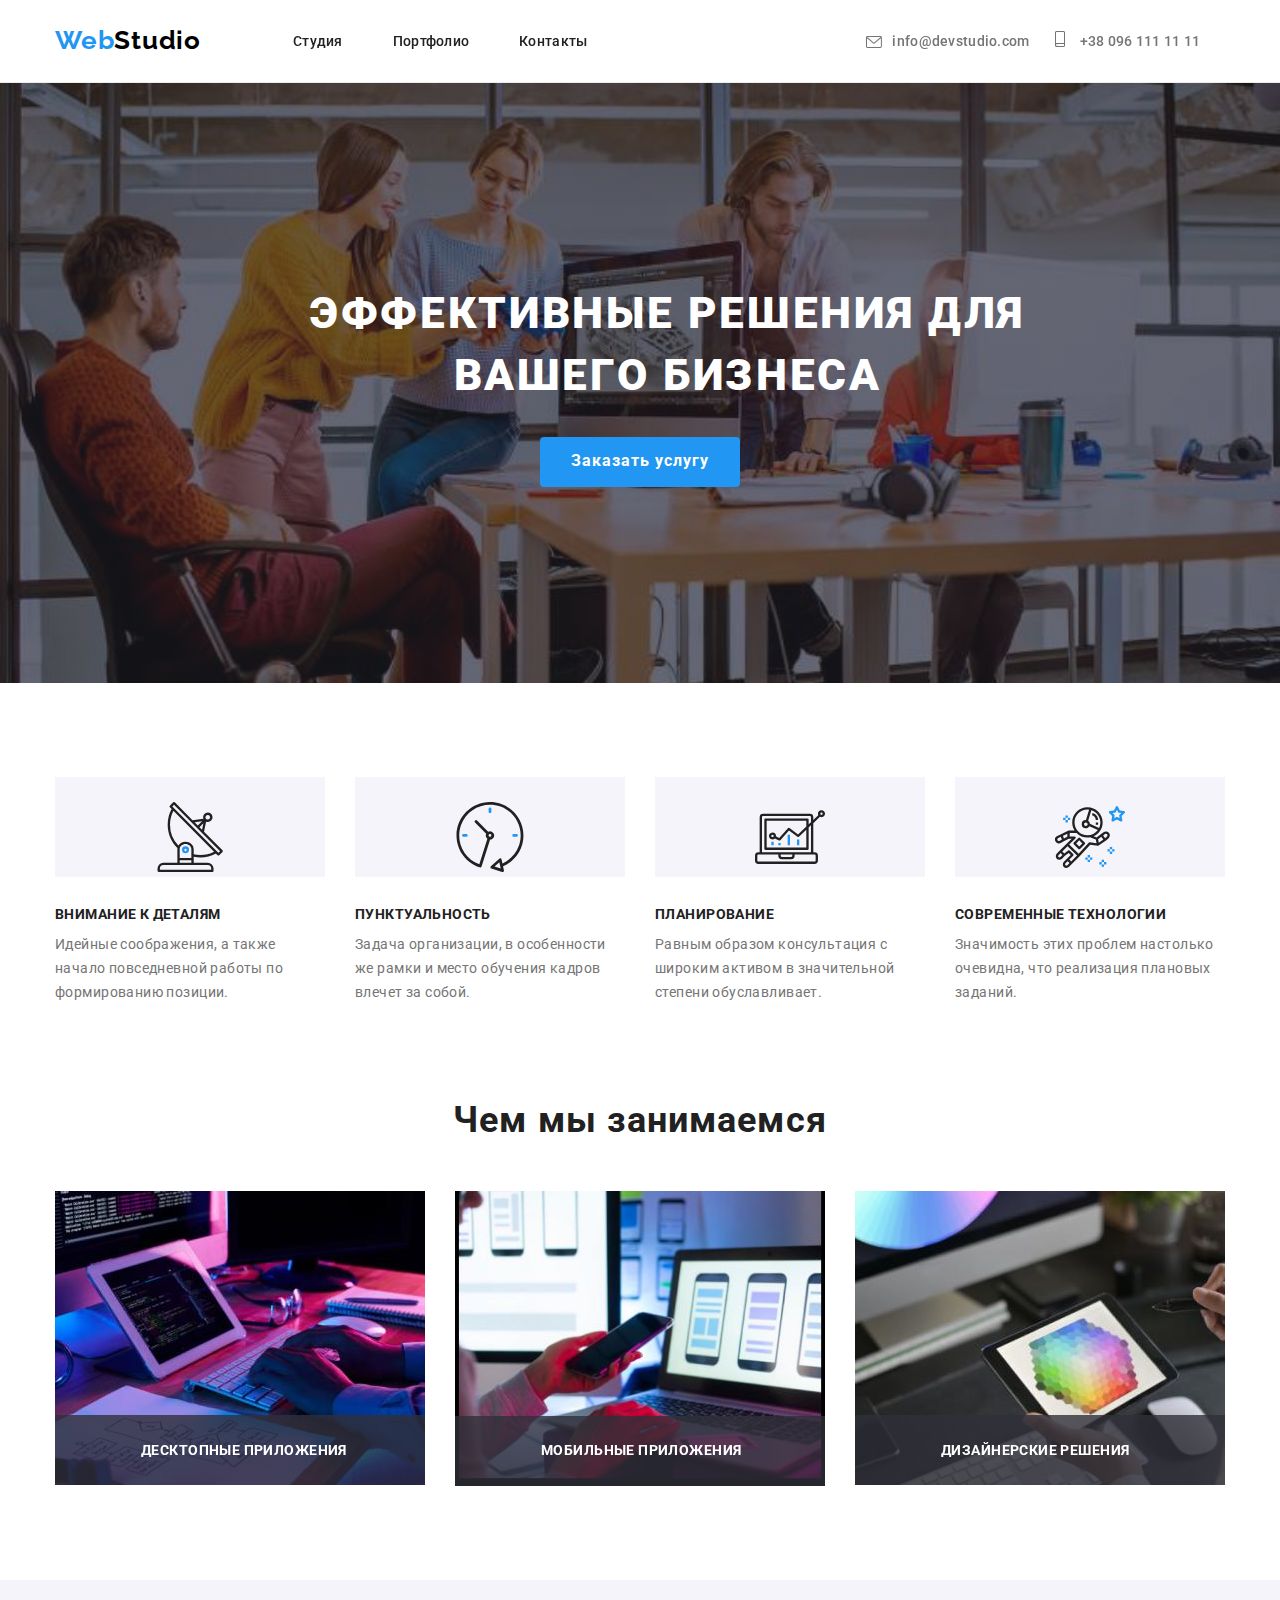
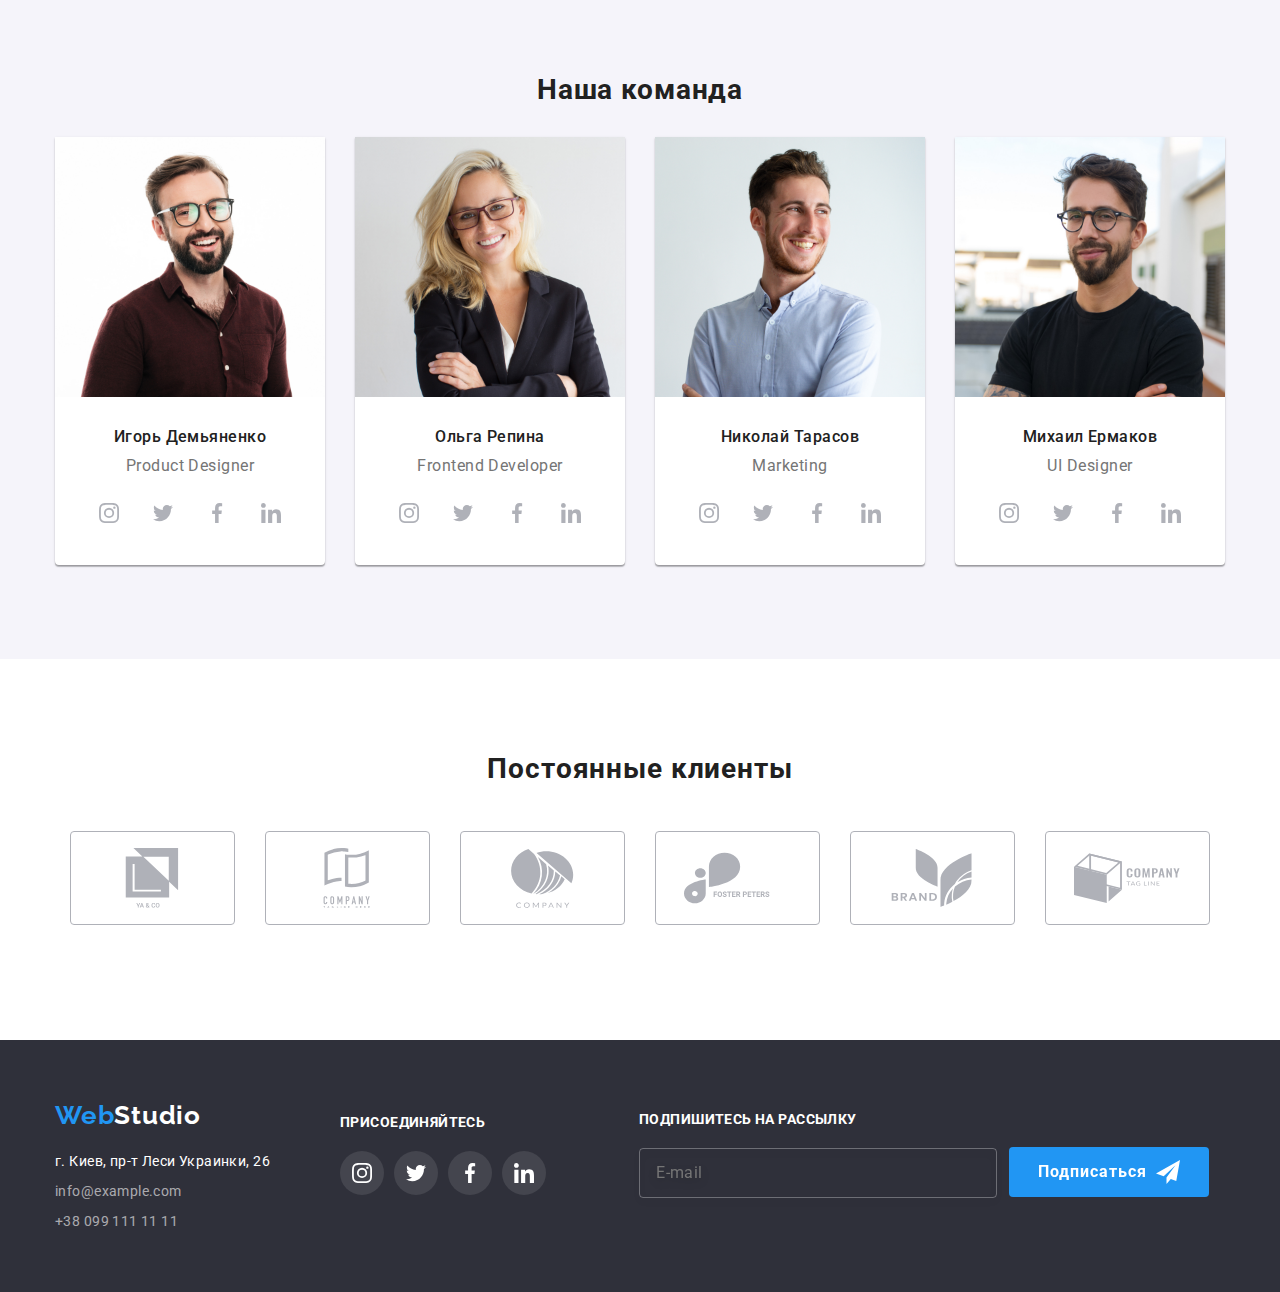
<file: index.html>
<!DOCTYPE html>
<html lang="en">
<head>
    <meta charset="UTF-8">
    <meta http-equiv="X-UA-Compatible" content="IE=edge">
    <meta name="viewport" content="width=device-width, initial-scale=1.0">
    <title>Студия</title>
    <link rel="stylesheet" href="https://cdnjs.cloudflare.com/ajax/libs/modern-normalize/1.0.0/modern-normalize.min.css">
    <link rel="preconnect" href="https://fonts.googleapis.com">
    <link rel="preconnect" href="https://fonts.gstatic.com" crossorigin>
    <link href="https://fonts.googleapis.com/css2?family=Raleway:wght@700&family=Roboto:wght@400;500;700;900&display=swap" rel="stylesheet">
    <link rel="stylesheet" href="css/main.min.css">
</head>
<body>
    <!-- Header -->
    <header class="header"> 
        <div class="container header__container">
            <a href="index.html" class="logo"><span class="logo-web">Web</span><span class="logo-studio">Studio</span></a>
            <div class="nav-mobile" id="nav-mobile" data-menu>
                <nav>
                    <ul class="site-nav">
                        <li class="site-nav__item">
                            <a href="#" class="site-nav__link">Студия</a>
                        </li>
                        <li class="site-nav__item">
                            <a href="portfolio.html" class="site-nav__link">Портфолио</a>
                        </li>
                        <li class="site-nav__item">
                            <a href="#footer" class="site-nav__link">Контакты</a>
                        </li>
                    </ul>
                </nav>           
                <ul class="info ">
                    <li class="info-item">
                        <a href="mailto:info@devstudio.com" class="info-link">
                            <svg class="info-icon envelope">
                                <use href="images/icons.svg#icon-envelope" width="16" height="12"></use>
                            </svg>info@devstudio.com</a>
                    </li>
                    <li class="info-item">
                        <a href="tel:+380961111111" class="info-link info-item__tel">
                            <svg class="info-icon smartphone">
                                <use href="images/icons.svg#icon-smartphone" width="10" height="16"></use>
                            </svg>+38 096 111 11 11</a>
                    </li>
                </ul>
                <ul class="nav-mobile__contacts">
                    <li class="nav-mobile__link">
                        <a href="https://instagram.com" target="_blank">Instagram</a>
                    </li>
                    <li class="nav-mobile__link">
                        <a href="https://twitter.com" target="_blank">Twitter</a>
                    </li>
                    <li class="nav-mobile__link">
                        <a href="https://uk-ua.facebook.com" target="_blank">Facebook</a>
                    </li>
                    <li class="nav-mobile__link">
                        <a href="https://linkedin.com" target="_blank">LinkedIn</a>
                    </li>
                </ul>
            </div>
            <button class="mobile-button" type="button" aria-expanded="false" aria-controls="nav-mobile" data-menu-button>
                <svg class="mobile-button__icon" width="40" height="40" aria-label="switch">
                    <use class="icon-menu" href="images/icons2.svg#icon-menu"></use>
                    <use class="icon-close" href="images/icons2.svg#icon-close"></use>
                </svg>
            </button>
        </div>
        
               
    </header>
    <!-- Main content -->
    <main>
        <section class="hero-section">
            <div class="container">
                <h1 class="hero-section__text">Эффективные решения для вашего бизнеса</h1>
                <button class="hero-button" type="button" data-modal-open>Заказать услугу</button>
            </div>
             
             <!-- Modal-window -->
             <div class="drop-window is-hidden" data-modal>
                 <div class="modal-window modal-position">
                     <form class="modal-form">
                        <h3 class="modal-window__title">Оставьте свои данные, мы вам перезвоним</h3>
                            <label class="modal-form__item">Имя
                                <input type="text" name="client-name" class="modal-form__input">
                                <svg class="modal-form__icon">
                                    <use href="images/icons2.svg#icon-man" width="12" height="12"></use>
                                </svg>
                            </label>
                            <label class="modal-form__item">Телефон
                                <input type="tel" name="client-phone" class="modal-form__input">
                                <svg class="modal-form__icon">
                                    <use href="images/icons2.svg#icon-phone" width="13" height="13"></use>
                                </svg>
                            </label>
                            <label class="modal-form__item">Почта
                                <input type="email" name="client-email" class="modal-form__input">
                                <svg class="modal-form__icon">
                                    <use href="images/icons2.svg#icon-envelope2" width="15" height="12"></use>
                                </svg>
                            </label>                       
                        <label class="modal-form__item">Комментарий
                            <textarea class="modal-form__textarea" name="client-comment" rows="10" placeholder="Введите текст">
                            </textarea>
                        </label>        
                        <label class="checkbox">
                            <div class="checkbox__position">
                                <span class="checkbox__text">Соглашаюсь с рассылкой и принимаю</span>
                                <a href="#" class="checkbox__link">Условия договора</a>
                                <input type="checkbox" name="agreement" class="checkbox__item">
                                <svg class="checkbox__rectangle">
                                    <use href="images/icons2.svg#icon-rectangle" width="16" height="15"></use>
                                </svg>
                                <svg class="checkbox__icon">
                                    <use href="images/icons2.svg#icon-check" width="16" height="15"></use>
                                </svg>
                            </div>
                        </label>                       
                        <button type="submit" class="modal-button">Отправить</button>
                     </form>
                     <a href="#" class="modal-window__item" aria-label="close window" data-modal-close>
                         <svg class="modal-window__svg">
                             <use href="images/icons2.svg#icon-close" width="18" height="18"></use>
                         </svg>
                     </a>
                 </div>
             </div>
        </section>
        <section class="details-section">
            <div class="container">
                <h2 class="hidden">Наши преимущества</h2>
                <ul class="details-section__list">
                    <li class="details-section__item">
                        <div class="details-section__icon">
                            <svg class="details-section__svg" width="70" height="70">
                                <use href="images/icons.svg#icon-antenna"></use>
                            </svg>
                        </div>
                        <h2 class="details-section__title">Внимание к деталям</h2>
                        <p class="details-section__text">Идейные соображения, а также начало повседневной работы по формированию
                            позиции.</p>
                    </li>
                    <li class="details-section__item">
                        <div class="details-section__icon">
                            <svg class="details-section__svg" width="70" height="70">
                                <use href="images/icons.svg#icon-clock"></use>
                            </svg>
                        </div>
                        
                        <h2 class="details-section__title">Пунктуальность</h2>
                        <p class="details-section__text">Задача организации, в особенности же рамки и место обучения кадров влечет за
                            собой.</p>
                    </li>
                    <li class="details-section__item">
                        <div class="details-section__icon">
                            <svg class="details-section__svg" width="70" height="70">
                                <use href="images/icons.svg#icon-diagram" ></use>
                            </svg>
                        </div>
                        <h2 class="details-section__title">Планирование</h2>
                        <p class="details-section__text">Равным образом консультация с широким активом в значительной степени
                            обуславливает.</p>
                    </li>
                    <li class="details-section__item">
                        <div class="details-section__icon">
                            <svg class="details-section__svg" width="70" height="70">
                                <use href="images/icons.svg#icon-astronaut" ></use>
                            </svg>
                        </div>
                        <h2 class="details-section__title">Современные технологии</h2>
                        <p class="details-section__text">Значимость этих проблем настолько очевидна, что реализация плановых заданий.
                        </p>
                    </li>
                </ul>
            </div>
            
        </section>
        <section class="about-section">
            <div class="container">
                <h2 class="about-section__title">Чем мы занимаемся</h2>
                <ul class="about-section__list">
                    <li class="about-section__item">
                        <img  srcset="./images/box1.jpg 1x, ./images/box1@2x.jpg 2x" src="./images/box1.jpg" alt="Десктопные приложения" width="370">
                        <p class="about-section__text">Десктопные приложения</p>
                    </li>
                    <li class="about-section__item">
                        <img  srcset="./images/box2.jpg 1x, ./images/box2@2x.jpg 2x" src="./images/box2.jpg" alt="Мобильные приложения" width="370">
                        <p class="about-section__text">Мобильные приложения</p>
                    </li>
                    <li class="about-section__item">
                        <img  srcset="./images/box3.jpg 1x, ./images/box3@2x.jpg 2x" src="./images/box3.jpg" alt="Дизайн и графика" width="370">
                        <p class="about-section__text">Дизайнерские решения</p>
                    </li>
                </ul>
            </div>   
        </section>
        <section class="team-section">
            <div class="container">
                <h2 class="team-section__title">Наша команда</h2>
                <ul class="team-section__list">
                    <li class="team-section__item"><img class="team-section__img"  srcset="./images/ph1.jpg 1x, ./images/ph1@2x.jpg 2x" src="./images/ph1.jpg" alt="Фото1" width="270">
                        <p class="team-section__text">Игорь Демьяненко</p>
                        <p class="team-section__pos">Product Designer</p>
                        <ul class="team-contacts">
                            <li class="team-contacts__item">
                                <a href="https://instagram.com" target="_blank" class="team-contacts__social team-contacts__icon"
                                    aria-label="instagram">
                                    <svg class="team_svg">
                                        <use href="./images/icons.svg#icon-instagram" width="20" height="20"></use>
                                    </svg>
                                </a>
                            </li>
                            <li class="team-contacts__item">
                                <a href="https://twitter.com" target="_blank" class="team-contacts__social team-contacts__icon"
                                    aria-label="twitter">
                                    <svg class="team_svg">
                                        <use href="./images/icons.svg#icon-twitter" width="20" height="20"></use>
                                    </svg>
                                </a>
                            </li>
                            <li class="team-contacts__item">
                                <a href="https://uk-ua.facebook.com" target="_blank" class="team-contacts__social team-contacts__icon"
                                    aria-label="facebook">
                                    <svg class="team_svg">
                                        <use href="./images/icons.svg#icon-facebook" width="20" height="20"></use>
                                    </svg>
                                </a>
                            </li>
                            <li class="team-contacts__item">
                                <a href="https://linkedin.com" target="_blank" class="team-contacts__social team-contacts__icon"
                                    aria-label="linkedin">
                                    <svg class="team_svg">
                                        <use href="./images/icons.svg#icon-linkedin" width="20" height="20"></use>
                                    </svg>
                                </a>
                            </li>
                        </ul>
                    </li>
                    <li class="team-section__item"><img class="team-section__img"  srcset="./images/ph2.jpg 1x, ./images/ph2@2x.jpg 2x" src="./images/ph2.jpg" alt="Фото2" width="270">
                        <p class="team-section__text">Ольга Репина</p>
                        <p class="team-section__pos">Frontend Developer</p>
                        <ul class="team-contacts">
                            <li class="team-contacts__item">
                                <a href="https://instagram.com" target="_blank" class="team-contacts__social team-contacts__icon"
                                    aria-label="instagram">
                                    <svg class="team_svg">
                                        <use href="./images/icons.svg#icon-instagram" width="20" height="20"></use>
                                    </svg>
                                </a>
                            </li>
                            <li class="team-contacts__item">
                                <a href="https://twitter.com" target="_blank" class="team-contacts__social team-contacts__icon"
                                    aria-label="twitter">
                                    <svg class="team_svg">
                                        <use href="./images/icons.svg#icon-twitter" width="20" height="20"></use>
                                    </svg>
                                </a>
                            </li>
                            <li class="team-contacts__item">
                                <a href="https://uk-ua.facebook.com" target="_blank" class="team-contacts__social team-contacts__icon"
                                    aria-label="facebook">
                                    <svg class="team_svg">
                                        <use href="./images/icons.svg#icon-facebook" width="20" height="20"></use>
                                    </svg>
                                </a>
                            </li>
                            <li class="team-contacts__item">
                                <a href="https://linkedin.com" target="_blank" class="team-contacts__social team-contacts__icon"
                                    aria-label="linkedin">
                                    <svg class="team_svg">
                                        <use href="./images/icons.svg#icon-linkedin" width="20" height="20"></use>
                                    </svg>
                                </a>
                            </li>
                        </ul>
                    </li>
                    <li class="team-section__item"><img class="team-section__img"  srcset="./images/ph3.jpg 1x, ./images/ph3@2x.jpg 2x" src="./images/ph3.jpg" alt="Фото3" width="270">
                        <p class="team-section__text">Николай Тарасов</p>
                        <p class="team-section__pos">Marketing</p>
                        <ul class="team-contacts">
                            <li class="team-contacts__item">
                                <a href="https://instagram.com" target="_blank" class="team-contacts__social team-contacts__icon"
                                    aria-label="instagram">
                                    <svg class="team_svg">
                                        <use href="./images/icons.svg#icon-instagram" width="20" height="20"></use>
                                    </svg>
                                </a>
                            </li>
                            <li class="team-contacts__item">
                                <a href="https://twitter.com" target="_blank" class="team-contacts__social team-contacts__icon"
                                    aria-label="twitter">
                                    <svg class="team_svg">
                                        <use href="./images/icons.svg#icon-twitter" width="20" height="20"></use>
                                    </svg>
                                </a>
                            </li>
                            <li class="team-contacts__item">
                                <a href="https://uk-ua.facebook.com" target="_blank" class="team-contacts__social team-contacts__icon"
                                    aria-label="facebook">
                                    <svg class="team_svg">
                                        <use href="./images/icons.svg#icon-facebook" width="20" height="20"></use>
                                    </svg>
                                </a>
                            </li>
                            <li class="team-contacts__item">
                                <a href="https://linkedin.com" target="_blank" class="team-contacts__social team-contacts__icon"
                                    aria-label="linkedin">
                                    <svg class="team_svg">
                                        <use href="./images/icons.svg#icon-linkedin" width="20" height="20"></use>
                                    </svg>
                                </a>
                            </li>
                        </ul>
                    </li>
                    <li class="team-section__item"><img class="team-section__img"  srcset="./images/ph4.jpg 1x, ./images/ph4@2x.jpg 2x" src="./images/ph4.jpg" alt="Фото4" width="270">
                        <p class="team-section__text">Михаил Ермаков</p>
                        <p class="team-section__pos">UI Designer</p>
                        <ul class="team-contacts">
                            <li class="team-contacts__item">
                                <a href="https://instagram.com" target="_blank" class="team-contacts__social team-contacts__icon"
                                    aria-label="instagram">
                                    <svg class="team_svg">
                                        <use href="./images/icons.svg#icon-instagram" width="20" height="20"></use>
                                    </svg>
                                </a>
                            </li>
                            <li class="team-contacts__item">
                                <a href="https://twitter.com" target="_blank" class="team-contacts__social team-contacts__icon"
                                    aria-label="twitter">
                                    <svg class="team_svg">
                                        <use href="./images/icons.svg#icon-twitter" width="20" height="20"></use>
                                    </svg>
                                </a>
                            </li>
                            <li class="team-contacts__item">
                                <a href="https://uk-ua.facebook.com" target="_blank" class="team-contacts__social team-contacts__icon"
                                    aria-label="facebook">
                                    <svg class="team_svg">
                                        <use href="./images/icons.svg#icon-facebook" width="20" height="20"></use>
                                    </svg>
                                </a>
                            </li>
                            <li class="team-contacts__item">
                                <a href="https://linkedin.com" target="_blank" class="team-contacts__social team-contacts__icon"
                                    aria-label="linkedin">
                                    <svg class="team_svg">
                                        <use href="./images/icons.svg#icon-linkedin" width="20" height="20"></use>
                                    </svg>
                                </a>
                            </li>
                        </ul>
                    </li>
                </ul>
            </div>
         </section>
         <section class="clients-section">
             <div class="container">
                <h2 class="clients-section__title">Постоянные клиенты</h2>
                <ul class="clients-section__list">
                    <li class="clients-section__item">
                        <a href="#" class="clients-section__icon">
                            <svg class="client-1 client_svg" width="106" height="60">
                                <use href="./images/icons.svg#icon-client-1"></use>
                            </svg>
                        </a>
                    </li>
                    <li class="clients-section__item">
                        <a href="#" class="clients-section__icon">
                            <svg class="client-2 client_svg" width="106" height="60">
                                <use href="./images/icons.svg#icon-client-2 "></use>
                            </svg>
                        </a>
                    </li>
                    <li class="clients-section__item">
                        <a href="#" class="clients-section__icon">
                            <svg class="client-3 client_svg" width="106" height="60">
                                <use href="./images/icons.svg#icon-client-3"></use>
                            </svg>
                        </a>
                    </li>
                    <li class="clients-section__item">
                        <a href="#" class="clients-section__icon">
                            <svg class="client-4 client_svg" width="106" height="60">
                                <use href="./images/icons.svg#icon-client-4"></use>
                            </svg>
                        </a>
                    </li>
                    <li class="clients-section__item">
                        <a href="#" class="clients-section__icon">
                            <svg class="client-5 client_svg" width="106" height="60">
                                <use href="./images/icons.svg#icon-client-5"></use>
                            </svg>
                        </a>
                    </li>
                    <li class="clients-section__item">
                        <a href="#" class="clients-section__icon">
                            <svg class="client-6 client_svg" width="106" height="60">
                                <use href="./images/icons.svg#icon-client-6"></use>
                            </svg>
                        </a>
                    </li>
                </ul>
             </div>
         </section>
    </main>
    <!-- Footer -->
    <footer id="footer" class="footer">
        <div class="container contacts-block">
            <div class="contacts-block__links">
                <div class="footer-logo"><a href="#" class="logo"><span class="logo-web">Web</span><span
                        class="logo-studio-footer">Studio</span></a>
                </div>
                <address class="adress">
                    <ul class="adress__block">
                        <li class="adress__list"><a href="https://goo.gl/maps/wVHTBpr9cRoSeA3E8" target=_blank class="footer-adr adress__link">г. Киев, пр-т Леси
                        Украинки, 26</a></li>
                        <li class="adress__list"><a href="mailto:info@example.com" class="footer-text adress__link">info@example.com</a></li>
                        <li class="adress__list"><a href="tel:+380991111111" class="footer-text adress__link">+38 099 111 11 11</a></li>
                    </ul>
                </address>
            </div>
            <!-- соц. сети -->
            <div class="social-block">
                    <h3 class="social-block__title">присоединяйтесь</h3>
                    <ul class="social-block__contacts">
                        <li class="social-block__link">
                            <a href="https://instagram.com" target="_blank" class="social-block__info social__icon"
                            aria-label="instagram">
                                <svg class="social_svg">
                                    <use href="./images/icons.svg#icon-instagram" width="20" height="20"></use>
                                </svg>
                            </a>
                        </li>
                        <li class="social-block__link">
                            <a href="https://twitter.com" target="_blank" class="social-block__info social__icon" aria-label="twitter">
                                <svg class="social_svg">
                                    <use href="./images/icons.svg#icon-twitter" width="20" height="20"></use>
                                </svg>
                            </a>
                        </li>
                        <li class="social-block__link">
                            <a href="https://uk-ua.facebook.com" target="_blank" class="social-block__info social__icon"
                            aria-label="facebook">
                                <svg class="social_svg">
                                    <use href="./images/icons.svg#icon-facebook" width="20" height="20"></use>
                                </svg>
                            </a>
                        </li>
                        <li class="social-block__link">
                            <a href="https://linkedin.com" target="_blank" class="social-block__info social__icon" aria-label="linkedin">
                                <svg class="social_svg">
                                    <use href="./images/icons.svg#icon-linkedin" width="20" height="20"></use>
                                </svg>
                            </a>
                        </li>
                    </ul>
            </div>
            <!-- подписка -->
            <div class="subcribe">
                <form class="subscribe-form">
                    <label class="subscribe-form__label">Подпишитесь на рассылку
                        <input type="email" name="subscribe-email" class="subscribe-form__input" placeholder="E-mail">               
                    </label>
                    <button type="submit" class="subscribe-button"><span class="subscribe-button__text">Подписаться</span>
                        <svg class="subscribe-form__icon">
                            <use href="images/icons2.svg#icon-paper-letter" width="24" height="24"></use>
                        </svg>
                    </button>
                </form>
            </div>
        </div>
    </footer>
    <script src="./js/modal.js"></script>
    <script src="./js/mobile.js"></script>
</body>
</html>
</file>
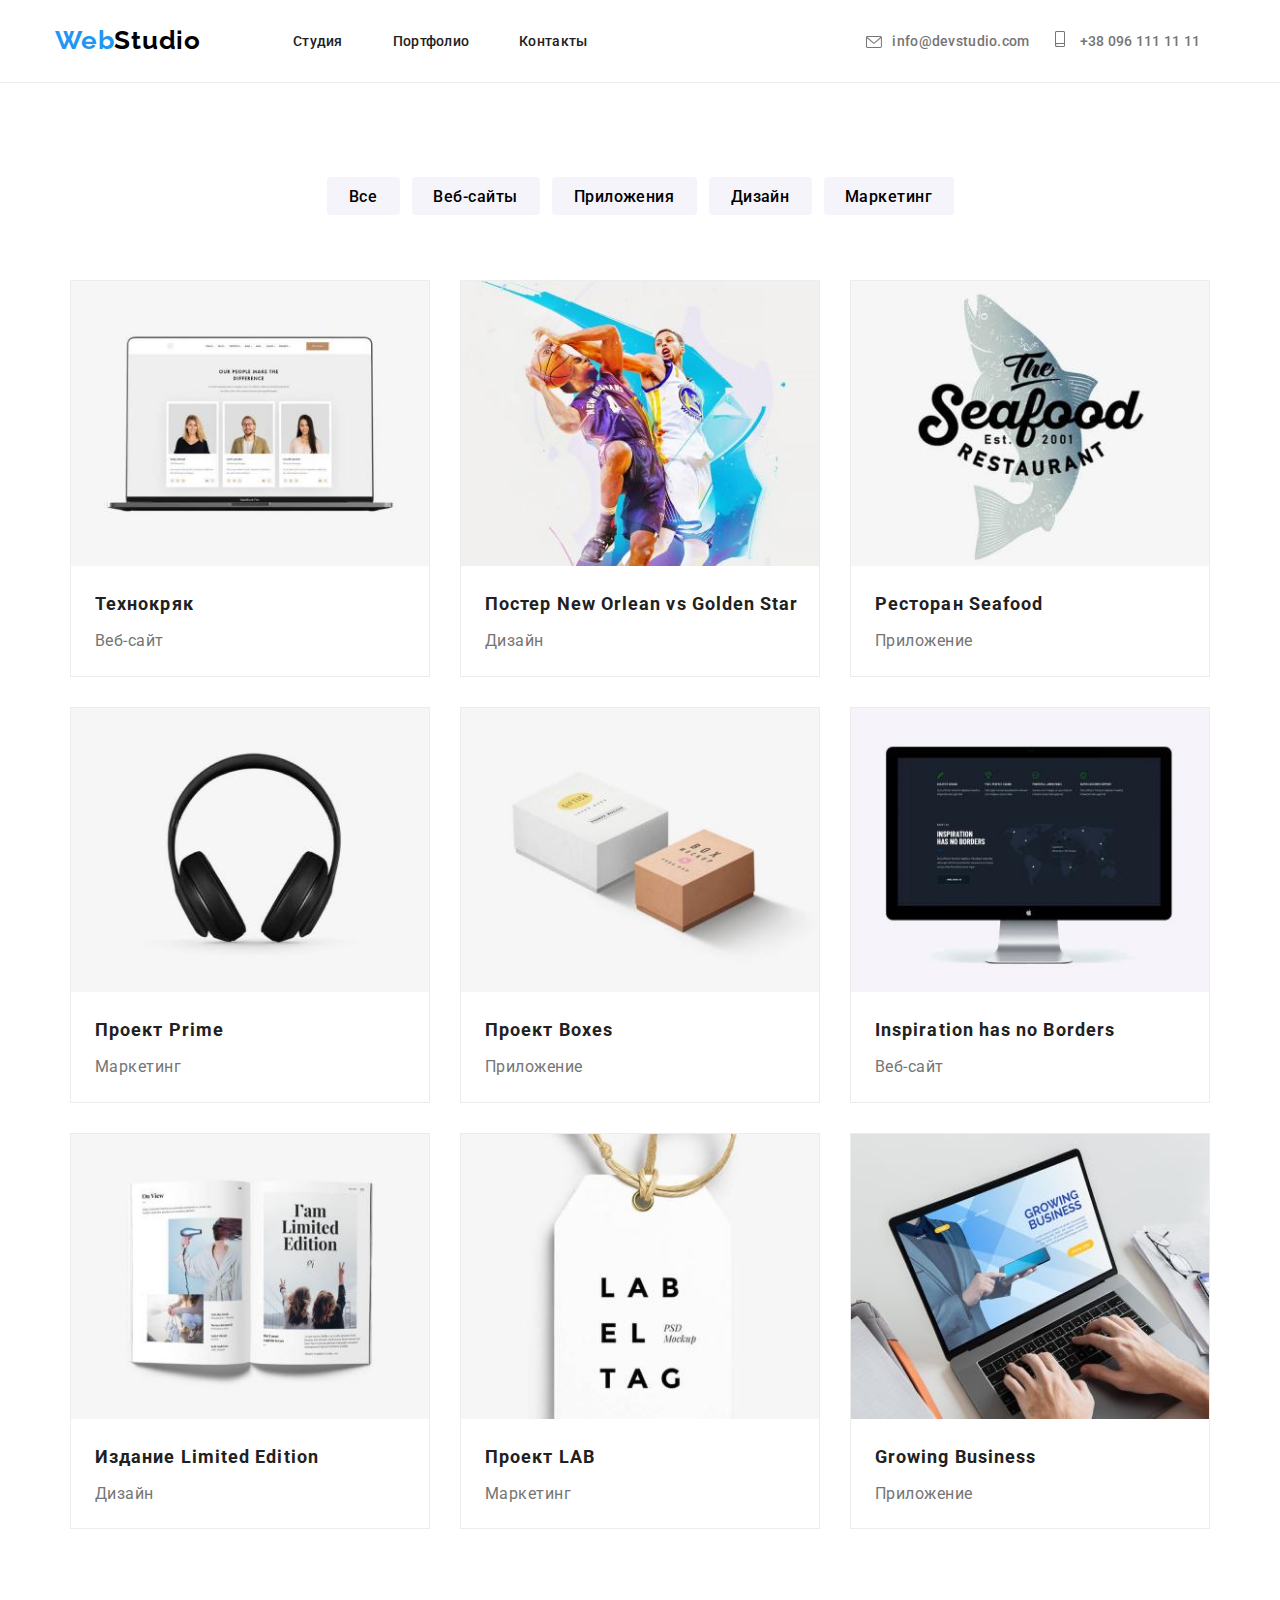
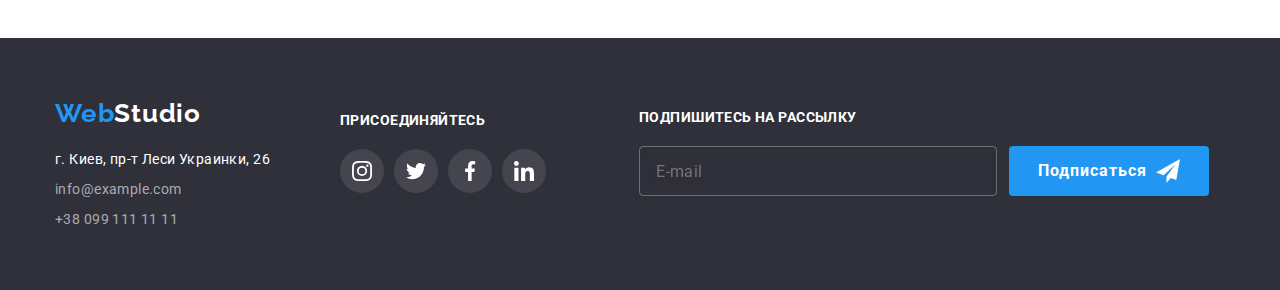
<file: portfolio.html>
<!DOCTYPE html>
<html lang="en">
<head>
    <meta charset="UTF-8">
    <meta http-equiv="X-UA-Compatible" content="IE=edge">
    <meta name="viewport" content="width=device-width, initial-scale=1.0">
    <title>Портфолио</title>
    <link rel="stylesheet" href="https://cdnjs.cloudflare.com/ajax/libs/modern-normalize/1.0.0/modern-normalize.min.css">
    <link rel="preconnect" href="https://fonts.googleapis.com">
    <link rel="preconnect" href="https://fonts.gstatic.com" crossorigin>
    <link href="https://fonts.googleapis.com/css2?family=Raleway:wght@700&family=Roboto:wght@400;500;700;900&display=swap" rel="stylesheet">
    <link rel="stylesheet" href="css/main.min.css">
</head>
<body>
    <!-- Header -->
    <header class="header">
        <div class="header__container container">
            <a href="index.html" class="logo"><span class="logo-web">Web</span><span class="logo-studio">Studio</span></a>
            <div class="nav-mobile" id="nav-mobile" data-menu>
                <nav>
                    <ul class="site-nav">
                        <li class="site-nav__item">
                            <a href="index.html" class="site-nav__link">Студия</a>
                        </li>
                        <li class="site-nav__item">
                            <a href="#" class="site-nav__link">Портфолио</a>
                        </li>
                        <li class="site-nav__item">
                            <a href="#footer" class="site-nav__link">Контакты</a>
                        </li>
                    </ul>
                </nav>
                <ul class="info ">
                    <li class="info-item">
                        <a href="mailto:info@devstudio.com" class="info-link">
                            <svg class="info-icon envelope">
                                <use href="images/icons.svg#icon-envelope" width="16" height="12"></use>
                            </svg>info@devstudio.com</a>
                    </li>
                    <li class="info-item">
                        <a href="tel:+380961111111" class="info-link info-item__tel">
                            <svg class="info-icon smartphone">
                                <use href="images/icons.svg#icon-smartphone" width="10" height="16"></use>
                            </svg>+38 096 111 11 11</a>
                    </li>
                </ul>
                <ul class="nav-mobile__contacts">
                    <li class="nav-mobile__link">
                        <a href="https://instagram.com" target="_blank">Instagram</a>
                    </li>
                    <li class="nav-mobile__link">
                        <a href="https://twitter.com" target="_blank">Twitter</a>
                    </li>
                    <li class="nav-mobile__link">
                        <a href="https://uk-ua.facebook.com" target="_blank">Facebook</a>
                    </li>
                    <li class="nav-mobile__link">
                        <a href="https://linkedin.com" target="_blank">LinkedIn</a>
                    </li>
                </ul>
            </div>
            <button class="mobile-button" type="button" aria-expanded="false" aria-controls="nav-mobile" data-menu-button>
                <svg class="mobile-button__icon" width="40" height="40" aria-label="switch">
                    <use class="icon-menu" href="images/icons2.svg#icon-menu"></use>
                    <use class="icon-close" href="images/icons2.svg#icon-close"></use>
                </svg>
            </button>
        </div>
    
    
    </header>
    <!-- Main content -->
    <main>
        <h1 class="hidden">Наша продукция</h1>
        <!-- Buttons -->
        <section class="portfolio-buttons__item container">
            <button type="button" class="portfolio-buttons portfolio-buttons__all">Все</button>
            <button type="button" class="portfolio-buttons portfolio-buttons__web">Веб-сайты</button>
            <button type="button" class="portfolio-buttons portfolio-buttons__app">Приложения</button>
            <button type="button" class="portfolio-buttons portfolio-buttons__des">Дизайн</button>
            <button type="button" class="portfolio-buttons portfolio-buttons__mar">Маркетинг</button>
        </section>
        <section class="portfolio-section">
                <h2 class="hidden">Наши проекты</h2>
                <ul class="portfolio__main container">
                    <li class="portfolio__item">
                        <a href="#" class="portfolio__deco"> 
                            <div class="drop-box__position">
                                <img class="portfolio__img" srcset="images/pf-pic1.jpg 1x, images/pf-pic1@2x.jpg 2x" src="./images/pf-pic1.jpg" alt="ноутбук с фото" width="370">
                                <div class="drop-box">
                                    <div class="drop-box__description">
                                        <p>Технокряк это современная площадка распространения коронавируса. Компании используют эту платформу
                                            для цифрового
                                            шпионажа и атак на защищённые сервера конкурентов.
                                        </p>
                                    </div>
                                </div>
                            </div> 
                            <h2 class="portfolio__title">Технокряк</h2>
                            <p class="portfolio__text">Веб-сайт</p>                          
                        </a>
                    </li>
                    <li class="portfolio__item">
                        <a href="#" class="portfolio__deco">
                            <div class="drop-box__position">
                                <img class="portfolio__img" srcset="images/pf-pic2.jpg 1x, images/pf-pic2@2x.jpg 2x" src="./images/pf-pic2.jpg" alt="2 баскетболиста" width="370">
                                <div class="drop-box">
                                    <div class="drop-box__description">
                                        <p>Технокряк это современная площадка распространения коронавируса. Компании используют эту платформу
                                            для цифрового
                                            шпионажа и атак на защищённые сервера конкурентов.
                                        </p>
                                    </div>
                                </div>
                            </div>                           
                            <h2 class="portfolio__title">Постер New Orlean vs Golden Star</h2>
                            <p class="portfolio__text">Дизайн</p>
                        </a>
                    </li>
                    <li class="portfolio__item">
                        <a href="#" class="portfolio__deco">
                            <div class="drop-box__position">
                                <img class="portfolio__img" srcset="images/pf-pic3.jpg 1x, images/pf-pic3@2x.jpg 2x" src="./images/pf-pic3.jpg" alt="логотип ресторана" width="370">
                                <div class="drop-box">
                                    <div class="drop-box__description">
                                        <p>Технокряк это современная площадка распространения коронавируса. Компании используют эту платформу
                                            для цифрового
                                            шпионажа и атак на защищённые сервера конкурентов.
                                        </p>
                                    </div>
                                </div>
                            </div>                           
                            <h2 class="portfolio__title">Ресторан Seafood</h2>
                            <p class="portfolio__text">Приложение</p>
                        </a>
                    </li>
                    <li class="portfolio__item">
                        <a href="#" class="portfolio__deco">
                            <div class="drop-box__position">
                                <img class="portfolio__img" srcset="images/pf-pic4.jpg 1x, images/pf-pic4@2x.jpg 2x" src="./images/pf-pic4.jpg" alt="наушники" width="370">
                                <div class="drop-box">
                                    <div class="drop-box__description">
                                        <p>Технокряк это современная площадка распространения коронавируса. Компании используют эту платформу
                                            для цифрового
                                            шпионажа и атак на защищённые сервера конкурентов.
                                        </p>
                                    </div>
                                </div>
                            </div>                          
                            <h2 class="portfolio__title">Проект Prime</h2>
                            <p class="portfolio__text">Маркетинг</p>
                        </a>
                    </li>
                    <li class="portfolio__item">
                        <a href="#" class="portfolio__deco">
                            <div class="drop-box__position">
                                <img class="portfolio__img" srcset="images/pf-pic5.jpg 1x, images/pf-pic5@2x.jpg 2x" src="./images/pf-pic5.jpg" alt="коробки" width="370">
                                <div class="drop-box">
                                    <div class="drop-box__description">
                                        <p>Технокряк это современная площадка распространения коронавируса. Компании используют эту платформу
                                            для цифрового
                                            шпионажа и атак на защищённые сервера конкурентов.
                                        </p>
                                    </div>
                                </div>
                            </div>                           
                            <h2 class="portfolio__title">Проект Boxes</h2>
                            <p class="portfolio__text">Приложение</p>
                        </a>
                    </li>
                    <li class="portfolio__item">
                        <a href="#" class="portfolio__deco">
                            <div class="drop-box__position">
                                <img class="portfolio__img" srcset="images/pf-pic6.jpg 1x, images/pf-pic6@2x.jpg 2x" src="./images/pf-pic6.jpg" alt="монитор" width="370">
                                <div class="drop-box">
                                    <div class="drop-box__description">
                                        <p>Технокряк это современная площадка распространения коронавируса. Компании используют эту платформу
                                            для цифрового
                                            шпионажа и атак на защищённые сервера конкурентов.
                                        </p>
                                    </div>
                                </div>
                            </div>                           
                            <h2 class="portfolio__title">Inspiration has no Borders</h2>
                            <p class="portfolio__text">Веб-сайт</p>
                        </a>
                    </li>
                    <li class="portfolio__item">
                        <a href="#" class="portfolio__deco">
                            <div class="drop-box__position">
                                <img class="portfolio__img" srcset="images/pf-pic7.jpg 1x, images/pf-pic7@2x.jpg 2x" src="./images/pf-pic7.jpg" alt="разворот книги" width="370">
                                <div class="drop-box">
                                    <div class="drop-box__description">
                                        <p>Технокряк это современная площадка распространения коронавируса. Компании используют эту платформу
                                            для цифрового
                                            шпионажа и атак на защищённые сервера конкурентов.
                                        </p>
                                    </div>
                                </div>
                            </div>                           
                            <h2 class="portfolio__title">Издание Limited Edition</h2>
                            <p class="portfolio__text">Дизайн</p>
                        </a>
                    </li>
                    <li class="portfolio__item">
                        <a href="#" class="portfolio__deco">
                            <div class="drop-box__position">
                                <img class="portfolio__img" srcset="images/pf-pic8.jpg 1x, images/pf-pic8@2x.jpg 2x" src="./images/pf-pic8.jpg" alt="бирка-ярлык" width="370">
                                <div class="drop-box">
                                    <div class="drop-box__description">
                                        <p>Технокряк это современная площадка распространения коронавируса. Компании используют эту платформу
                                            для цифрового
                                            шпионажа и атак на защищённые сервера конкурентов.
                                        </p>
                                    </div>
                                </div>
                            </div>                           
                            <h2 class="portfolio__title">Проект LAB</h2>
                            <p class="portfolio__text">Маркетинг</p>
                        </a>
                    </li>
                    <li class="portfolio__item">
                        <a href="#" class="portfolio__deco">
                            <div class="drop-box__position">
                                <img class="portfolio__img" srcset="images/pf-pic9.jpg 1x, images/pf-pic9@2x.jpg 2x" src="./images/pf-pic9.jpg" alt="ноутбук в работе" width="370">
                                <div class="drop-box">
                                    <div class="drop-box__description">
                                        <p>Технокряк это современная площадка распространения коронавируса. Компании используют эту платформу
                                            для цифрового
                                            шпионажа и атак на защищённые сервера конкурентов.
                                        </p>
                                    </div>
                                </div>
                            </div>                           
                            <h2 class="portfolio__title">Growing Business</h2>
                            <p class="portfolio__text">Приложение</p>
                        </a>
                    </li>
                </ul>        
        </section>
    </main>
    <!-- Footer -->
    <footer id="footer" class="footer">
        <div class="container contacts-block">
            <div class="contacts-block__links">
                <div class="footer-logo"><a href="#" class="logo"><span class="logo-web">Web</span><span
                            class="logo-studio-footer">Studio</span></a>
                </div>
                <address class="adress">
                    <ul class="adress__block">
                        <li class="adress__list"><a href="https://goo.gl/maps/wVHTBpr9cRoSeA3E8" target=_blank
                                class="footer-adr adress__link">г. Киев, пр-т Леси
                                Украинки, 26</a></li>
                        <li class="adress__list"><a href="mailto:info@example.com"
                                class="footer-text adress__link">info@example.com</a></li>
                        <li class="adress__list"><a href="tel:+380991111111" class="footer-text adress__link">+38 099 111 11
                                11</a></li>
                    </ul>
                </address>
            </div>
            <!-- соц. сети -->
            <div class="social-block">
                <h3 class="social-block__title">присоединяйтесь</h3>
                <ul class="social-block__contacts">
                    <li class="social-block__link">
                        <a href="https://instagram.com" target="_blank" class="social-block__info social__icon"
                            aria-label="instagram">
                            <svg class="social_svg">
                                <use href="./images/icons.svg#icon-instagram" width="20" height="20"></use>
                            </svg>
                        </a>
                    </li>
                    <li class="social-block__link">
                        <a href="https://twitter.com" target="_blank" class="social-block__info social__icon"
                            aria-label="twitter">
                            <svg class="social_svg">
                                <use href="./images/icons.svg#icon-twitter" width="20" height="20"></use>
                            </svg>
                        </a>
                    </li>
                    <li class="social-block__link">
                        <a href="https://uk-ua.facebook.com" target="_blank" class="social-block__info social__icon"
                            aria-label="facebook">
                            <svg class="social_svg">
                                <use href="./images/icons.svg#icon-facebook" width="20" height="20"></use>
                            </svg>
                        </a>
                    </li>
                    <li class="social-block__link">
                        <a href="https://linkedin.com" target="_blank" class="social-block__info social__icon"
                            aria-label="linkedin">
                            <svg class="social_svg">
                                <use href="./images/icons.svg#icon-linkedin" width="20" height="20"></use>
                            </svg>
                        </a>
                    </li>
                </ul>
            </div>
            <!-- подписка -->
            <div class="subcribe">
                <form class="subscribe-form">
                    <label class="subscribe-form__label">Подпишитесь на рассылку
                        <input type="email" name="subscribe-email" class="subscribe-form__input" placeholder="E-mail">
                    </label>
                    <button type="submit" class="subscribe-button"><span class="subscribe-button__text">Подписаться</span>
                        <svg class="subscribe-form__icon">
                            <use href="images/icons2.svg#icon-paper-letter" width="24" height="24"></use>
                        </svg>
                    </button>
                </form>
            </div>
        </div>
    </footer>
    <script src="./js/mobile.js"></script>
</body>
</html>
</file>
<file: css/main.min.css>
body{background-color:#fff;color:#757575;font-family:"Roboto",sans-serif;margin:0;padding:0}body.modal-open{overflow:hidden}h1,h2,h3,h4,h5,h6,p{margin:0}ul,ol{list-style:none;padding:0;margin:0}a{text-decoration:none}img{display:block}.container{margin-left:auto;margin-right:auto;padding-left:15px;padding-right:15px}@media screen and (min-width: 480px){.container{width:480px}}@media screen and (min-width: 768px){.container{width:768px}}@media screen and (min-width: 1200px){.container{width:1200px}}.hidden{display:none}.header{border-bottom:1px solid #ececec;background-color:#fff;position:relative}.header__container{display:-webkit-box;display:-webkit-flex;display:-ms-flexbox;display:flex;-webkit-box-align:center;-webkit-align-items:center;-ms-flex-align:center;align-items:center}@media screen and (min-width: 768px){.site-nav{display:-webkit-box;display:-webkit-flex;display:-ms-flexbox;display:flex;margin-left:88px;padding-top:32px;padding-bottom:32px;margin-right:84px}}@media screen and (min-width: 1200px){.site-nav{margin-left:93px;margin-right:0}}@media screen and (max-width: 767px){.site-nav__link{color:#212121;font-weight:500;font-size:40px;line-height:1.17;text-align:center;letter-spacing:0.02em}.site-nav__link:hover,.site-nav__link :focus{color:#2196f3}}@media screen and (min-width: 768px){.site-nav__link{color:#212121;font-weight:500;font-size:14px;line-height:1.14;letter-spacing:0.02em}.site-nav__link::after{content:"";display:block;position:absolute;top:47px;bottom:auto;width:100%;height:4px;background-color:#2196f3;-webkit-border-radius:4px;border-radius:4px;-webkit-transform:scaleX(0);-ms-transform:scaleX(0);transform:scaleX(0);-webkit-transition:-webkit-transform cubic-bezier(0.4, 0, 0.2, 1) 250ms;transition:-webkit-transform cubic-bezier(0.4, 0, 0.2, 1) 250ms;-o-transition:transform cubic-bezier(0.4, 0, 0.2, 1) 250ms;transition:transform cubic-bezier(0.4, 0, 0.2, 1) 250ms;transition:transform cubic-bezier(0.4, 0, 0.2, 1) 250ms, -webkit-transform cubic-bezier(0.4, 0, 0.2, 1) 250ms}.site-nav__link{-webkit-transition:cubic-bezier(0.4, 0, 0.2, 1) 250ms color;-o-transition:cubic-bezier(0.4, 0, 0.2, 1) 250ms color;transition:cubic-bezier(0.4, 0, 0.2, 1) 250ms color}.site-nav__link:hover,.site-nav__link :focus{color:#2196f3}.site-nav__link:focus::after{-webkit-transform:scaleX(1);-ms-transform:scaleX(1);transform:scaleX(1)}}@media screen and (max-width: 767px){.site-nav__item:not(:first-child){margin-top:32px}}@media screen and (min-width: 768px){.site-nav__item{position:relative}.site-nav__item:not(:first-child){margin-left:50px}}.nav-mobile{z-index:1}@media screen and (max-width: 767px){.nav-mobile{display:none;position:absolute;top:100%;left:0;width:100%;padding:48px 40px;background-color:#fff}.nav-mobile.is-open{display:block}}@media screen and (min-width: 768px){.nav-mobile{display:-webkit-box;display:-webkit-flex;display:-ms-flexbox;display:flex;-webkit-box-align:center;-webkit-align-items:center;-ms-flex-align:center;align-items:center}}@media screen and (max-width: 480px){.nav-mobile__contacts{display:-webkit-box;display:-webkit-flex;display:-ms-flexbox;display:flex;-webkit-flex-wrap:wrap;-ms-flex-wrap:wrap;flex-wrap:wrap;margin-top:64px}.nav-mobile__contacts .nav-mobile__link:not(:first-child){padding-left:10px}.nav-mobile__contacts .nav-mobile__link:not(:last-child){padding-right:10px;border-right:1px solid rgba(33,33,33,0.2)}.nav-mobile__contacts .nav-mobile__link{color:#2196f3}.nav-mobile__contacts .nav-mobile__link{color:#2196f3;font-weight:500;font-size:18px;line-height:1.22;letter-spacing:0.02em}.nav-mobile__contacts .nav-mobile__link a{color:#2196f3;-webkit-transition:color cubic-bezier(0.4, 0, 0.2, 1) 250ms;-o-transition:color cubic-bezier(0.4, 0, 0.2, 1) 250ms;transition:color cubic-bezier(0.4, 0, 0.2, 1) 250ms}.nav-mobile__contacts .nav-mobile__link a:hover{color:#757575}.nav-mobile__contacts .nav-mobile__link a:focus{color:#757575}}@media screen and (max-width: 767px){.nav-mobile__contacts{display:-webkit-box;display:-webkit-flex;display:-ms-flexbox;display:flex;margin-top:64px}.nav-mobile__contacts .nav-mobile__link:not(:first-child){padding-left:10px}.nav-mobile__contacts .nav-mobile__link:not(:last-child){padding-right:10px;border-right:1px solid rgba(33,33,33,0.2)}.nav-mobile__contacts .nav-mobile__link{color:#2196f3}.nav-mobile__contacts .nav-mobile__link{color:#2196f3;font-weight:500;font-size:18px;line-height:1.22;letter-spacing:0.02em}.nav-mobile__contacts .nav-mobile__link a{color:#2196f3;-webkit-transition:color cubic-bezier(0.4, 0, 0.2, 1) 250ms;-o-transition:color cubic-bezier(0.4, 0, 0.2, 1) 250ms;transition:color cubic-bezier(0.4, 0, 0.2, 1) 250ms}.nav-mobile__contacts .nav-mobile__link a:hover{color:#757575}.nav-mobile__contacts .nav-mobile__link a:focus{color:#757575}}@media screen and (min-width: 768px){.nav-mobile__contacts{display:none}}.logo{display:inline-block}@media screen and (max-width: 767px){.logo{padding-top:16px;padding-bottom:16px;font-family:"Raleway",sans-serif;font-weight:700;font-size:24px;line-height:1.16;letter-spacing:0.03em}}@media screen and (min-width: 768px){.logo{padding-top:26px;padding-bottom:26px;font-family:"Raleway",sans-serif;font-weight:700;font-size:24px;line-height:1.16;letter-spacing:0.03em;width:145px}}@media screen and (min-width: 1200px){.logo{padding-top:24px;padding-bottom:25px;font-family:"Raleway",sans-serif;font-weight:700;font-size:26px;line-height:1.19;letter-spacing:0.03em;width:145px}}.logo-web{color:#2196f3}.logo-studio{color:#000}.logo-studio-footer{color:#fff}@media screen and (max-width: 767px){.info{display:-webkit-box;display:-webkit-flex;display:-ms-flexbox;display:flex;-webkit-box-orient:vertical;-webkit-box-direction:reverse;-webkit-flex-direction:column-reverse;-ms-flex-direction:column-reverse;flex-direction:column-reverse;margin-top:302px}}@media screen and (min-width: 1200px){.info{display:-webkit-box;display:-webkit-flex;display:-ms-flexbox;display:flex;-webkit-box-orient:horizontal;-webkit-box-direction:normal;-webkit-flex-direction:row;-ms-flex-direction:row;flex-direction:row;margin-left:305px;padding-top:32px;padding-bottom:32px}}@media screen and (max-width: 767px){.info-item{font-weight:500;font-size:24px;line-height:1.16;letter-spacing:0.02em;-webkit-transition:cubic-bezier(0.4, 0, 0.2, 1) 250ms color;-o-transition:cubic-bezier(0.4, 0, 0.2, 1) 250ms color;transition:cubic-bezier(0.4, 0, 0.2, 1) 250ms color}.info-item:not(:last-child){margin-top:32px}.info-item .info-link{color:#757575}.info-item .info-link:hover{color:#2196f3}.info-item .info-link:focus{color:#2196f3}.info-item .info-item__tel{color:#2196f3;font-size:34px;line-height:1.17}.info-item .info-item__tel:hover{color:#757575}.info-item .info-item__tel:hover{color:#757575}}@media screen and (min-width: 1200px){.info-item:not(:first-child){margin-left:50px}}@media screen and (min-width: 768px){.info-item__tel{margin-top:10px}}@media screen and (min-width: 1200px){.info-item__tel{margin-top:0}}.info-icon{margin-right:10px;fill:#757575}.info-icon.smartphone{width:10px;height:16px;position:absolute;left:-25px;bottom:3px}.info-icon.envelope{width:16px;height:12px;position:absolute;left:-26px;bottom:2px}.info-icon{-webkit-transition:cubic-bezier(0.4, 0, 0.2, 1) 250ms fill;-o-transition:cubic-bezier(0.4, 0, 0.2, 1) 250ms fill;transition:cubic-bezier(0.4, 0, 0.2, 1) 250ms fill}.info-icon:hover{fill:#2196f3}.info-icon:focus{fill:#2196f3}.info-link{display:inline-block}@media screen and (min-width: 768px){.info-link{position:relative;color:#757575;font-weight:500;font-size:14px;line-height:1.14;letter-spacing:0.02em;-webkit-transition:cubic-bezier(0.4, 0, 0.2, 1) 250ms color;-o-transition:cubic-bezier(0.4, 0, 0.2, 1) 250ms color;transition:cubic-bezier(0.4, 0, 0.2, 1) 250ms color}.info-link:hover,.info-link :focus{color:#2196f3}.info-link:hover .info-icon{fill:#2196f3}.info-link:focus .info-icon{fill:#2196f3}}.info-link .info-icon{-webkit-transition:cubic-bezier(0.4, 0, 0.2, 1) 250ms fill;-o-transition:cubic-bezier(0.4, 0, 0.2, 1) 250ms fill;transition:cubic-bezier(0.4, 0, 0.2, 1) 250ms fill}.hero-section{margin-top:0;background-color:#c4c4c4;padding-top:118px;padding-bottom:118px;margin-left:auto;margin-right:auto;text-align:center;background-repeat:no-repeat;-webkit-background-size:cover;background-size:cover;background-position:center}@media screen and (max-width: 767px){.hero-section{background-image:-webkit-gradient(linear, left top, right top, color-stop(40%, #2f303a66), color-stop(40%, #2f303a66)),url("../images/mobile.jpg");background-image:-webkit-linear-gradient(left, #2f303a66 40%, #2f303a66 40%),url("../images/mobile.jpg");background-image:-o-linear-gradient(left, #2f303a66 40%, #2f303a66 40%),url("../images/mobile.jpg");background-image:linear-gradient(to right, #2f303a66 40%, #2f303a66 40%),url("../images/mobile.jpg")}}@media screen and (max-width: 767px) and (min-device-pixel-ratio: 2), screen and (max-width: 767px) and (-webkit-min-device-pixel-ratio: 2), screen and (max-width: 767px) and (-o-min-device-pixel-ratio: 2/1), screen and (max-width: 767px) and (min-resolution: 192dpi), screen and (max-width: 767px) and (min-resolution: 2dppx){.hero-section{background-image:-webkit-gradient(linear, left top, right top, from(rgba(47,48,58,0.4)), to(rgba(47,48,58,0.4))),url("../images/mobile@2x.jpg");background-image:-webkit-linear-gradient(left, rgba(47,48,58,0.4), rgba(47,48,58,0.4)),url("../images/mobile@2x.jpg");background-image:-o-linear-gradient(left, rgba(47,48,58,0.4), rgba(47,48,58,0.4)),url("../images/mobile@2x.jpg");background-image:linear-gradient(to right, rgba(47,48,58,0.4), rgba(47,48,58,0.4)),url("../images/mobile@2x.jpg")}}@media screen and (max-width: 767px){.hero-section{margin-right:auto;margin-left:auto}}@media screen and (min-width: 1200px){.hero-section{padding-top:200px;padding-bottom:200px;max-width:1600px;max-height:600px;background-image:-webkit-gradient(linear, left top, right top, from(rgba(47,48,58,0.4)), to(rgba(47,48,58,0.4))),url("../images/desktop.jpg");background-image:-webkit-linear-gradient(left, rgba(47,48,58,0.4), rgba(47,48,58,0.4)),url("../images/desktop.jpg");background-image:-o-linear-gradient(left, rgba(47,48,58,0.4), rgba(47,48,58,0.4)),url("../images/desktop.jpg");background-image:linear-gradient(to right, rgba(47,48,58,0.4), rgba(47,48,58,0.4)),url("../images/desktop.jpg")}}@media screen and (min-width: 1200px) and (min-device-pixel-ratio: 2), screen and (min-width: 1200px) and (-webkit-min-device-pixel-ratio: 2), screen and (min-width: 1200px) and (-o-min-device-pixel-ratio: 2/1), screen and (min-width: 1200px) and (min-resolution: 192dpi), screen and (min-width: 1200px) and (min-resolution: 2dppx){.hero-section{background-image:-webkit-gradient(linear, left top, right top, from(rgba(47,48,58,0.4)), to(rgba(47,48,58,0.4))),url("../images/desktop@2x.jpg");background-image:-webkit-linear-gradient(left, rgba(47,48,58,0.4), rgba(47,48,58,0.4)),url("../images/desktop@2x.jpg");background-image:-o-linear-gradient(left, rgba(47,48,58,0.4), rgba(47,48,58,0.4)),url("../images/desktop@2x.jpg");background-image:linear-gradient(to right, rgba(47,48,58,0.4), rgba(47,48,58,0.4)),url("../images/desktop@2x.jpg")}}@media screen and (min-width: 768px){.hero-section{background-image:-webkit-gradient(linear, left top, right top, from(rgba(47,48,58,0.4)), to(rgba(47,48,58,0.4))),url("../images/tablet.jpg");background-image:-webkit-linear-gradient(left, rgba(47,48,58,0.4), rgba(47,48,58,0.4)),url("../images/tablet.jpg");background-image:-o-linear-gradient(left, rgba(47,48,58,0.4), rgba(47,48,58,0.4)),url("../images/tablet.jpg");background-image:linear-gradient(to right, rgba(47,48,58,0.4), rgba(47,48,58,0.4)),url("../images/tablet.jpg")}}@media screen and (min-width: 768px) and (min-device-pixel-ratio: 2), screen and (min-width: 768px) and (-webkit-min-device-pixel-ratio: 2), screen and (min-width: 768px) and (-o-min-device-pixel-ratio: 2/1), screen and (min-width: 768px) and (min-resolution: 192dpi), screen and (min-width: 768px) and (min-resolution: 2dppx){.hero-section{background-image:-webkit-gradient(linear, left top, right top, from(rgba(47,48,58,0.4)), to(rgba(47,48,58,0.4))),url("../images/tablet@2x.jpg");background-image:-webkit-linear-gradient(left, rgba(47,48,58,0.4), rgba(47,48,58,0.4)),url("../images/tablet@2x.jpg");background-image:-o-linear-gradient(left, rgba(47,48,58,0.4), rgba(47,48,58,0.4)),url("../images/tablet@2x.jpg");background-image:linear-gradient(to right, rgba(47,48,58,0.4), rgba(47,48,58,0.4)),url("../images/tablet@2x.jpg")}}.hero-section__text{margin-top:0;margin-bottom:30px;color:#fff;font-weight:900;font-size:26px;line-height:1.6;letter-spacing:0.06em;text-transform:uppercase;text-align:center}@media screen and (min-width: 480px) and (max-width: 767px){.hero-section__text{margin-top:0;margin-left:45px;margin-right:45px;margin-bottom:30px;color:#fff;font-weight:900;font-size:26px;line-height:1.6;letter-spacing:0.06em;text-transform:uppercase;text-align:center}}@media screen and (min-width: 768px){.hero-section__text{margin-top:0;margin-bottom:30px;margin-left:180px;margin-right:180px;font-size:26px;line-height:1.6;letter-spacing:0.06em;text-transform:uppercase;color:#fff;font-weight:900}}@media screen and (min-width: 1200px){.hero-section__text{margin-left:235px;font-size:44px;line-height:1.4}}@media screen and (max-width: 767px){.details-section{display:block;margin-top:0;padding-top:60px;padding-bottom:60px;width:auto}}@media screen and (min-width: 768px){.details-section{width:auto;padding-top:60px;padding-bottom:60px}}@media screen and (min-width: 1200px){.details-section{margin-top:0;padding-top:94px;padding-bottom:94px}}@media screen and (max-width: 767px){.details-section__text{margin-left:0;font-weight:400;font-size:14px;line-height:1.71;letter-spacing:0.03em}}@media screen and (min-width: 768px){.details-section__text{font-weight:400;font-size:14px;line-height:1.71;letter-spacing:0.03em}}@media screen and (min-width: 1200px){.details-section__text{font-weight:400;font-size:14px;line-height:1.71;letter-spacing:0.03em}}@media screen and (max-width: 767px){.details-section__title{margin-top:0;margin-bottom:10px;font-weight:700;font-size:14px;line-height:1.14;letter-spacing:0.03em;margin-top:0;text-transform:uppercase;text-align:center;color:#212121}}@media screen and (min-width: 768px){.details-section__title{margin-top:0;margin-bottom:10px;font-weight:700;font-size:14px;line-height:1.14;letter-spacing:0.03em;margin-top:0;text-transform:uppercase;text-align:left;color:#212121}}@media screen and (min-width: 768px){.details-section__list{display:-webkit-box;display:-webkit-flex;display:-ms-flexbox;display:flex;-webkit-flex-wrap:wrap;-ms-flex-wrap:wrap;flex-wrap:wrap;margin:-15px}}@media screen and (min-width: 1200px){.details-section__list{-webkit-box-align:center;-webkit-align-items:center;-ms-flex-align:center;align-items:center;-webkit-box-pack:center;-webkit-justify-content:center;-ms-flex-pack:center;justify-content:center}}@media screen and (max-width: 767px){.details-section__item{max-width:450px;margin-left:0}.details-section__item:not(:first-child){margin-top:30px}}@media screen and (min-width: 768px){.details-section__item{-webkit-flex-basis:-webkit-calc(100% / 2 - 30px);-ms-flex-preferred-size:calc(100% / 2 - 30px);flex-basis:calc(100% / 2 - 30px);margin:15px;max-width:354px}}@media screen and (min-width: 1200px){.details-section__item{-webkit-flex-wrap:nowrap;-ms-flex-wrap:nowrap;flex-wrap:nowrap;-webkit-flex-basis:-webkit-calc(100% / 4 - 30px);-ms-flex-preferred-size:calc(100% / 4 - 30px);flex-basis:calc(100% / 4 - 30px);max-width:270px}}@media screen and (max-width: 767px){.details-section__icon{display:-webkit-inline-box;display:-webkit-inline-flex;display:-ms-inline-flexbox;display:inline-flex;-webkit-box-align:center;-webkit-align-items:center;-ms-flex-align:center;align-items:center;-webkit-box-pack:center;-webkit-justify-content:center;-ms-flex-pack:center;justify-content:center;margin-top:0;margin-bottom:30px;padding-top:25px;padding-bottom:25px;width:100%;max-height:120px;background-color:#f5f4fa}}@media screen and (min-width: 768px){.details-section__icon{margin-bottom:30px;padding-top:25px;padding-left:142px;max-width:354px;background-color:#f5f4fa}}@media screen and (min-width: 1200px){.details-section__icon{max-width:270px;padding-top:25px;padding-left:100px}}.about-section{margin-top:0;padding-bottom:94px}@media screen and (max-width: 767px){.about-section{display:none}}@media screen and (max-width: 1199px){.about-section{display:none}}.about-section__title{color:#212121;margin-top:0;margin-bottom:50px;font-weight:700;font-size:36px;line-height:1.17;text-align:center;letter-spacing:0.03em}.about-section__list{display:-webkit-box;display:-webkit-flex;display:-ms-flexbox;display:flex;-webkit-box-align:center;-webkit-align-items:center;-ms-flex-align:center;align-items:center}.about-section__item{position:relative}.about-section__item:not(:first-child){margin-left:30px}.about-section__item::before{content:"";position:absolute;bottom:0;left:0;width:100%;height:70px;background-color:rgba(47,48,58,0.8)}.about-section__text{position:absolute;left:86px;bottom:27px;font-weight:700;font-size:14px;line-height:1.14;text-align:center;letter-spacing:0.03em;text-transform:uppercase;color:#fff}@media screen and (max-width: 767px){.team-section{background-color:#f5f4fa;margin-top:0;padding-top:60px;padding-bottom:60px}}@media screen and (min-width: 768px){.team-section{background-color:#f5f4fa;margin-top:0;padding-top:60px;padding-bottom:60px}}@media screen and (min-width: 1200px){.team-section{margin-top:0;padding-top:94px;padding-bottom:94px}}@media screen and (max-width: 767px){.team-section__title{margin-top:0;margin-bottom:30px;color:#212121;font-weight:700;font-size:28px;line-height:1.19;text-align:center;letter-spacing:0.03em}}@media screen and (min-width: 768px){.team-section__title{margin-top:0;margin-bottom:30px;font-weight:700;font-size:28px;line-height:1.17;text-align:center;letter-spacing:0.03em;color:#212121}}@media screen and (max-width: 767px){.team-section__list{display:-webkit-box;display:-webkit-flex;display:-ms-flexbox;display:flex;-webkit-box-orient:vertical;-webkit-box-direction:normal;-webkit-flex-direction:column;-ms-flex-direction:column;flex-direction:column;-webkit-box-align:center;-webkit-align-items:center;-ms-flex-align:center;align-items:center;text-align:center}}@media screen and (min-width: 768px){.team-section__list{display:-webkit-box;display:-webkit-flex;display:-ms-flexbox;display:flex;-webkit-flex-wrap:wrap;-ms-flex-wrap:wrap;flex-wrap:wrap;margin:-15px}}@media screen and (min-width: 1200px){.team-section__list{-webkit-flex-wrap:nowrap;-ms-flex-wrap:nowrap;flex-wrap:nowrap}}@media screen and (max-width: 767px){.team-section__text{margin-top:0;margin-bottom:10px;color:#212121;font-weight:500;font-size:16px;line-height:1.19;text-align:center;letter-spacing:0.03em}}@media screen and (min-width: 768px){.team-section__text{margin-top:0;margin-bottom:10px;color:#212121;font-weight:500;font-size:16px;line-height:1.17;letter-spacing:0.03em;text-align:center}}@media screen and (min-width: 1200px){.team-section__text{margin-top:0;margin-bottom:10px;color:#212121;font-weight:500;font-size:16px;line-height:1.19;letter-spacing:0.03em;text-align:center}}@media screen and (max-width: 767px){.team-section__pos{color:#757575;font-weight:400;font-size:16px;line-height:1.17;text-align:center;letter-spacing:0.03em}}@media screen and (min-width: 768px){.team-section__pos{color:#757575;margin-top:0;margin-bottom:10px;font-weight:400;font-size:16px;line-height:1.17;letter-spacing:0.03em;text-align:center}}@media screen and (min-width: 1200px){.team-section__pos{color:#757575;margin-top:0;margin-bottom:10px;font-weight:400;font-size:16px;line-height:1.19;letter-spacing:0.03em;text-align:center}}@media screen and (max-width: 767px){.team-section__img{width:100%;height:96vw;margin-bottom:30px}}@media screen and (min-width: 768px){.team-section__img{min-width:354px;min-height:374px;margin-bottom:30px}}@media screen and (min-width: 1200px){.team-section__img{min-width:270px;min-height:260px;margin-bottom:30px}}.team-section__item{background-color:#fff;-webkit-box-shadow:0px 1px 3px rgba(0,0,0,0.12),0px 1px 1px rgba(0,0,0,0.14),0px 2px 1px rgba(0,0,0,0.2);box-shadow:0px 1px 3px rgba(0,0,0,0.12),0px 1px 1px rgba(0,0,0,0.14),0px 2px 1px rgba(0,0,0,0.2);-webkit-border-radius:0px 0px 4px 4px;border-radius:0px 0px 4px 4px}@media screen and (max-width: 767px){.team-section__item{width:100%;background-color:#fff;-webkit-box-shadow:0px 1px 3px rgba(0,0,0,0.12),0px 1px 1px rgba(0,0,0,0.14),0px 2px 1px rgba(0,0,0,0.2);box-shadow:0px 1px 3px rgba(0,0,0,0.12),0px 1px 1px rgba(0,0,0,0.14),0px 2px 1px rgba(0,0,0,0.2);-webkit-border-radius:0px 0px 4px 4px;border-radius:0px 0px 4px 4px}.team-section__item:not(:first-child){margin-top:30px}}@media screen and (min-width: 768px){.team-section__item{max-width:354px;background-color:#fff;-webkit-box-shadow:0px 1px 3px rgba(0,0,0,0.12),0px 1px 1px rgba(0,0,0,0.14),0px 2px 1px rgba(0,0,0,0.2);box-shadow:0px 1px 3px rgba(0,0,0,0.12),0px 1px 1px rgba(0,0,0,0.14),0px 2px 1px rgba(0,0,0,0.2);-webkit-border-radius:0px 0px 4px 4px;border-radius:0px 0px 4px 4px;-webkit-flex-basis:-webkit-calc(100% / 2 - 30px);-ms-flex-preferred-size:calc(100% / 2 - 30px);flex-basis:calc(100% / 2 - 30px);margin:15px}}@media (min-width: 1200px){.team-section__item{-webkit-flex-basis:-webkit-calc(100% / 4 - 30px);-ms-flex-preferred-size:calc(100% / 4 - 30px);flex-basis:calc(100% / 4 - 30px)}}@media screen and (max-width: 767px){.clients-section{margin-top:0;padding-top:60px;padding-bottom:60px}}@media screen and (min-width: 768px){.clients-section{margin-top:0;padding-top:60px;padding-bottom:60px}}@media screen and (min-width: 1200px){.clients-section{padding-top:94px;padding-bottom:100px}}@media screen and (max-width: 767px){.clients-section__title{margin-top:0;margin-bottom:30px;color:#212121;font-weight:700;font-size:28px;line-height:1.17;text-align:center;letter-spacing:0.03em}}@media screen and (min-width: 768px){.clients-section__title{margin-top:0;margin-bottom:30px;color:#212121;font-weight:700;font-size:28px;line-height:1.17;text-align:center;letter-spacing:0.03em}}@media screen and (max-width: 767px){.clients-section__list{display:-webkit-box;display:-webkit-flex;display:-ms-flexbox;display:flex;-webkit-flex-wrap:wrap;-ms-flex-wrap:wrap;flex-wrap:wrap;margin:-15px}.clients-section__list .clients-section__item{display:block;margin:15px;-webkit-flex-basis:-webkit-calc(100% / 2 - 30px);-ms-flex-preferred-size:calc(100% / 2 - 30px);flex-basis:calc(100% / 2 - 30px)}}@media (min-width: 768px){.clients-section__list{display:-webkit-box;display:-webkit-flex;display:-ms-flexbox;display:flex;-webkit-flex-wrap:wrap;-ms-flex-wrap:wrap;flex-wrap:wrap}.clients-section__list .clients-section__item{-webkit-flex-basis:-webkit-calc(100% / 3 - 30px);-ms-flex-preferred-size:calc(100% / 3 - 30px);flex-basis:calc(100% / 3 - 30px);margin:15px}}@media (min-width: 1200px){.clients-section__list{-webkit-flex-wrap:nowrap;-ms-flex-wrap:nowrap;flex-wrap:nowrap}.clients-section__list .clients-section__item{-webkit-flex-basis:-webkit-calc(100% / 6 - 30px);-ms-flex-preferred-size:calc(100% / 6 - 30px);flex-basis:calc(100% / 6 - 30px);margin:15px}}.clients-section__icon{display:-webkit-box;display:-webkit-flex;display:-ms-flexbox;display:flex;-webkit-box-align:center;-webkit-align-items:center;-ms-flex-align:center;align-items:center;-webkit-box-pack:center;-webkit-justify-content:center;-ms-flex-pack:center;justify-content:center;padding-top:16px;padding-bottom:16px;fill:#afb1b8;border:1px solid #afb1b8;-webkit-border-radius:4px;border-radius:4px;-webkit-transform:rotateY(360deg);transform:rotateY(360deg);-webkit-transition:250ms cubic-bezier(0.4, 0, 0.2, 1) border-color;-o-transition:250ms cubic-bezier(0.4, 0, 0.2, 1) border-color;transition:250ms cubic-bezier(0.4, 0, 0.2, 1) border-color}.clients-section__icon .client_svg{-webkit-transition:250ms cubic-bezier(0.4, 0, 0.2, 1) fill;-o-transition:250ms cubic-bezier(0.4, 0, 0.2, 1) fill;transition:250ms cubic-bezier(0.4, 0, 0.2, 1) fill}.clients-section__icon:hover .client_svg{fill:#2196f3}.clients-section__icon:focus .client_svg{fill:#2196f3}.clients-section__icon:hover{border-color:#2196f3;-webkit-transform:rotateY(0);transform:rotateY(0);-webkit-transition:-webkit-transform 3s cubic-bezier(0.4, 0, 0.2, 1);transition:-webkit-transform 3s cubic-bezier(0.4, 0, 0.2, 1);-o-transition:transform 3s cubic-bezier(0.4, 0, 0.2, 1);transition:transform 3s cubic-bezier(0.4, 0, 0.2, 1);transition:transform 3s cubic-bezier(0.4, 0, 0.2, 1), -webkit-transform 3s cubic-bezier(0.4, 0, 0.2, 1)}.clients-section__icon:focus{border-color:#2196f3;-webkit-transform:rotateY(0);transform:rotateY(0);-webkit-transition:-webkit-transform 3s cubic-bezier(0.4, 0, 0.2, 1);transition:-webkit-transform 3s cubic-bezier(0.4, 0, 0.2, 1);-o-transition:transform 3s cubic-bezier(0.4, 0, 0.2, 1);transition:transform 3s cubic-bezier(0.4, 0, 0.2, 1);transition:transform 3s cubic-bezier(0.4, 0, 0.2, 1), -webkit-transform 3s cubic-bezier(0.4, 0, 0.2, 1)}.drop-window{position:fixed;top:0;left:0;width:100%;height:100%;background-color:rgba(0,0,0,0.2)}@media screen and (max-width: 767px){.drop-window{padding:93px 15px;overflow-y:scroll}}.drop-window.is-hidden{opacity:0;pointer-events:none}.modal-window{z-index:2;background-color:#fff;-webkit-box-shadow:0px 1px 3px rgba(0,0,0,0.12),0px 1px 1px rgba(0,0,0,0.14),0px 2px 1px rgba(0,0,0,0.2);box-shadow:0px 1px 3px rgba(0,0,0,0.12),0px 1px 1px rgba(0,0,0,0.14),0px 2px 1px rgba(0,0,0,0.2);-webkit-border-radius:4px;border-radius:4px}@media screen and (max-width: 767px){.modal-window{width:100%;max-width:450px;max-height:609px}}@media screen and (min-width: 768px){.modal-window{position:absolute;top:50%;left:50%;-webkit-transform:translate(-50%, -50%);-ms-transform:translate(-50%, -50%);transform:translate(-50%, -50%);max-width:450px;max-height:609px}}@media screen and (min-width: 1200px){.modal-window{position:absolute;top:50%;left:50%;-webkit-transform:translate(-50%, -50%);-ms-transform:translate(-50%, -50%);transform:translate(-50%, -50%);max-width:528px;max-height:581px}}.modal-window__title{display:block;padding-top:40px;font-weight:700;font-size:20px;line-height:1.15;text-align:center;color:#212121;letter-spacing:0.03em}@media screen and (max-width: 767px){.modal-window__title{display:block;margin-top:40px;font-weight:700;font-size:20px;line-height:1.5;text-align:center;color:#212121;letter-spacing:0.03em}}.modal-position{position:relative}.modal-window__item{display:-webkit-box;display:-webkit-flex;display:-ms-flexbox;display:flex;-webkit-box-align:center;-webkit-align-items:center;-ms-flex-align:center;align-items:center;-webkit-box-pack:center;-webkit-justify-content:center;-ms-flex-pack:center;justify-content:center;position:absolute;margin-top:8px;margin-right:8px;top:0;right:0;-webkit-border-radius:50%;border-radius:50%;width:30px;height:30px;border:1px solid rgba(0,0,0,0.1);-webkit-transition:cubic-bezier(0.4, 0, 0.2, 1) 250ms fill;-o-transition:cubic-bezier(0.4, 0, 0.2, 1) 250ms fill;transition:cubic-bezier(0.4, 0, 0.2, 1) 250ms fill}.modal-window__item .modal-window__svg{width:18px;height:18px}.modal-window__item .modal-window__svg:hover{fill:#2196f3}.modal-window__item .modal-window__svg:focus{fill:#2196f3}.modal-form{margin:0 auto;padding-left:40px;padding-right:40px;width:100%;background-color:inherit}.modal-form__item{position:relative;display:block;text-align:left;font-weight:400;font-size:12px;line-height:1.16;letter-spacing:0.01em;color:#757575}.modal-form__item:first-child{margin-top:12px}.modal-form__item:not(:first-child){margin-top:10px}.modal-form__item .modal-form__icon{position:absolute;bottom:0;left:14px;-webkit-transform:translateY(-13px);-ms-transform:translateY(-13px);transform:translateY(-13px);width:15px;height:13px;fill:#212121}.modal-form__input{display:block;margin-top:4px;padding-left:42px;width:100%;height:40px;border:rgba(33,33,33,0.2) 1px solid;-webkit-border-radius:4px;border-radius:4px;cursor:pointer}.modal-form__input:focus-within ~ .modal-form__icon{fill:#2196f3;-webkit-transition:cubic-bezier(0.4, 0, 0.2, 1) 250ms fill;-o-transition:cubic-bezier(0.4, 0, 0.2, 1) 250ms fill;transition:cubic-bezier(0.4, 0, 0.2, 1) 250ms fill}.modal-form__input:focus-within{outline:#2196f3 1px solid;-webkit-transition:cubic-bezier(0.4, 0, 0.2, 1) 250ms #2196f3;-o-transition:cubic-bezier(0.4, 0, 0.2, 1) 250ms #2196f3;transition:cubic-bezier(0.4, 0, 0.2, 1) 250ms #2196f3}.modal-form__textarea{resize:none;margin-top:4px;width:100%;height:120px;padding:12px 16px;border:rgba(33,33,33,0.2) 1px solid;-webkit-border-radius:4px;border-radius:4px;cursor:pointer}.modal-form__textarea::-webkit-input-placeholder{font-weight:400;font-size:14px;line-height:1.14;letter-spacing:0.01em;color:rgba(117,117,117,0.5)}.modal-form__textarea:-ms-input-placeholder{font-weight:400;font-size:14px;line-height:1.14;letter-spacing:0.01em;color:rgba(117,117,117,0.5)}.modal-form__textarea::-ms-input-placeholder{font-weight:400;font-size:14px;line-height:1.14;letter-spacing:0.01em;color:rgba(117,117,117,0.5)}.modal-form__textarea::placeholder{font-weight:400;font-size:14px;line-height:1.14;letter-spacing:0.01em;color:rgba(117,117,117,0.5)}.modal-form__textarea:focus-within{outline:solid 1px #2196f3;-webkit-transition:cubic-bezier(0.4, 0, 0.2, 1) 250ms #2196f3;-o-transition:cubic-bezier(0.4, 0, 0.2, 1) 250ms #2196f3;transition:cubic-bezier(0.4, 0, 0.2, 1) 250ms #2196f3}.checkbox{display:-webkit-box;display:-webkit-flex;display:-ms-flexbox;display:flex;-webkit-box-pack:center;-webkit-justify-content:center;-ms-flex-pack:center;justify-content:center;padding:0;margin:20px auto;text-align:center;color:#757575;font-weight:400;font-size:14px;line-height:1.7;letter-spacing:0.03em;border:0;cursor:pointer}@media screen and (max-width: 767px){.checkbox{font-size:12px;line-height:1.14;-webkit-box-pack:end;-webkit-justify-content:flex-end;-ms-flex-pack:end;justify-content:flex-end}.checkbox .checkbox__text{margin-left:8px}}@media screen and (min-width: 768px){.checkbox{font-size:12px;line-height:1.14;-webkit-box-pack:end;-webkit-justify-content:flex-end;-ms-flex-pack:end;justify-content:flex-end}.checkbox .checkbox__text{margin-left:8px}}@media screen and (min-width: 1200px){.checkbox{display:-webkit-inline-box;display:-webkit-inline-flex;display:-ms-inline-flexbox;display:inline-flex;-webkit-box-pack:end;-webkit-justify-content:flex-end;-ms-flex-pack:end;justify-content:flex-end;font-size:14px;line-height:1.7}.checkbox .checkbox__text{margin-left:8px}}.checkbox__position{position:relative}.checkbox__link{color:#2196f3;text-decoration:underline}.checkbox__item{position:absolute;bottom:100%;left:0;-webkit-appearance:none;-moz-appearance:none;appearance:none}.checkbox__item:checked ~ .checkbox__icon{opacity:1;-webkit-transition:cubic-bezier(0.4, 0, 0.2, 1) 250ms opacity;-o-transition:cubic-bezier(0.4, 0, 0.2, 1) 250ms opacity;transition:cubic-bezier(0.4, 0, 0.2, 1) 250ms opacity}.checkbox__item:checked+.checkbox__rectangle{opacity:0;-webkit-transition:cubic-bezier(0.4, 0, 0.2, 1) 250ms opacity;-o-transition:cubic-bezier(0.4, 0, 0.2, 1) 250ms opacity;transition:cubic-bezier(0.4, 0, 0.2, 1) 250ms opacity}@media screen and (min-width: 320px) and (max-width: 479px){.checkbox__icon{display:block;position:absolute;width:16px;height:15px;top:0;left:0;-webkit-transform:translate(-40%, -10%);-ms-transform:translate(-40%, -10%);transform:translate(-40%, -10%);opacity:0;-webkit-border-radius:3px;border-radius:3px}}@media screen and (min-width: 480px) and (max-width: 767px){.checkbox__icon{display:block;position:absolute;width:16px;height:15px;top:0;left:0;-webkit-transform:translate(-100%, -10%);-ms-transform:translate(-100%, -10%);transform:translate(-100%, -10%);opacity:0;-webkit-border-radius:3px;border-radius:3px}}@media screen and (min-width: 768px){.checkbox__icon{display:block;position:absolute;width:16px;height:15px;top:0;left:0;-webkit-transform:translate(-100%, -10%);-ms-transform:translate(-100%, -10%);transform:translate(-100%, -10%);opacity:0;-webkit-border-radius:3px;border-radius:3px}}@media screen and (min-width: 1200px){.checkbox__icon{display:block;position:absolute;width:16px;height:15px;top:0;left:0;-webkit-transform:translate(-100%, 25%);-ms-transform:translate(-100%, 25%);transform:translate(-100%, 25%);opacity:0;-webkit-border-radius:3px;border-radius:3px}}@media screen and (min-width: 320px) and (max-width: 479px){.checkbox__rectangle{display:block;position:absolute;width:16px;height:15px;top:0;left:0;-webkit-transform:translate(-40%, -10%);-ms-transform:translate(-40%, -10%);transform:translate(-40%, -10%);opacity:1}}@media screen and (min-width: 480px) and (max-width: 767px){.checkbox__rectangle{display:block;position:absolute;width:16px;height:15px;top:0;left:0;-webkit-transform:translate(-100%, -10%);-ms-transform:translate(-100%, -10%);transform:translate(-100%, -10%);opacity:1;-webkit-border-radius:3px;border-radius:3px}}@media screen and (min-width: 768px){.checkbox__rectangle{display:block;position:absolute;width:16px;height:15px;top:0;left:0;-webkit-transform:translate(-100%, -10%);-ms-transform:translate(-100%, -10%);transform:translate(-100%, -10%);opacity:1;-webkit-border-radius:3px;border-radius:3px}}@media screen and (min-width: 1200px){.checkbox__rectangle{display:block;position:absolute;width:16px;height:15px;top:0;left:0;-webkit-transform:translate(-100%, 25%);-ms-transform:translate(-100%, 25%);transform:translate(-100%, 25%);opacity:1}}.team-contacts{display:-webkit-box;display:-webkit-flex;display:-ms-flexbox;display:flex;-webkit-box-align:center;-webkit-align-items:center;-ms-flex-align:center;align-items:center;-webkit-box-pack:center;-webkit-justify-content:center;-ms-flex-pack:center;justify-content:center;margin-top:16px;margin-bottom:30px}.team-contacts .team-contacts__item:not(:first-child){margin-left:10px}.team-contacts__social{display:-webkit-box;display:-webkit-flex;display:-ms-flexbox;display:flex;-webkit-box-pack:center;-webkit-justify-content:center;-ms-flex-pack:center;justify-content:center;-webkit-box-align:center;-webkit-align-items:center;-ms-flex-align:center;align-items:center;width:44px;height:44px;-webkit-border-radius:50%;border-radius:50%}.team-contacts__icon{-webkit-transition:250ms cubic-bezier(0.4, 0, 0.2, 1) background-color;-o-transition:250ms cubic-bezier(0.4, 0, 0.2, 1) background-color;transition:250ms cubic-bezier(0.4, 0, 0.2, 1) background-color}.team-contacts__icon:hover{background-color:#2196f3}.team-contacts__icon:focus{background-color:#2196f3}.team-contacts__icon .team_svg{fill:#afb1b8;width:20px;height:20px;-webkit-transition:250ms cubic-bezier(0.4, 0, 0.2, 1) fill;-o-transition:250ms cubic-bezier(0.4, 0, 0.2, 1) fill;transition:250ms cubic-bezier(0.4, 0, 0.2, 1) fill}.team-contacts__icon:hover .team_svg{fill:#fff}.team-contacts__icon:focus .team_svg{fill:#fff}@media screen and (max-width: 767px){.social-block{display:-webkit-box;display:-webkit-flex;display:-ms-flexbox;display:flex;-webkit-box-orient:vertical;-webkit-box-direction:normal;-webkit-flex-direction:column;-ms-flex-direction:column;flex-direction:column;-webkit-box-align:center;-webkit-align-items:center;-ms-flex-align:center;align-items:center;margin-bottom:60px}}@media screen and (min-width: 768px){.social-block{margin-top:0;padding-top:65px}}@media screen and (min-width: 1200px){.social-block{padding-top:75px;padding-bottom:97px;margin-left:70px}}@media screen and (max-width: 767px){.social-block__title{margin-top:0;margin-bottom:20px;font-weight:700;font-size:14px;line-height:1.14;text-align:center;letter-spacing:0.03em;text-transform:uppercase;color:#fff}}@media screen and (min-width: 768px){.social-block__title{margin-top:0;margin-bottom:20px;font-weight:700;font-size:14px;line-height:1.14;text-align:center;letter-spacing:0.03em;text-transform:uppercase;color:#fff}}@media screen and (min-width: 1200px){.social-block__title{margin-top:0;margin-bottom:20px;font-weight:700;font-size:14px;line-height:1.14;text-align:left;letter-spacing:0.03em;text-transform:uppercase;color:#fff}}.social-block__contacts{display:-webkit-box;display:-webkit-flex;display:-ms-flexbox;display:flex}.social-block__link:not(:first-child){margin-left:10px}.social-block__info{display:-webkit-box;display:-webkit-flex;display:-ms-flexbox;display:flex;-webkit-box-pack:center;-webkit-justify-content:center;-ms-flex-pack:center;justify-content:center;-webkit-box-align:center;-webkit-align-items:center;-ms-flex-align:center;align-items:center;width:44px;height:44px;-webkit-border-radius:50%;border-radius:50%;background-color:#44454e}.social__icon{-webkit-transition:250ms cubic-bezier(0.4, 0, 0.2, 1) background-color;-o-transition:250ms cubic-bezier(0.4, 0, 0.2, 1) background-color;transition:250ms cubic-bezier(0.4, 0, 0.2, 1) background-color}.social__icon .social_svg{fill:#fff;width:20px;height:20px;-webkit-transition:250ms cubic-bezier(0.4, 0, 0.2, 1) fill;-o-transition:250ms cubic-bezier(0.4, 0, 0.2, 1) fill;transition:250ms cubic-bezier(0.4, 0, 0.2, 1) fill}.social__icon:hover .social_svg{fill:#fff}.social__icon:focus .social_svg{fill:#fff}.social__icon:hover{background-color:#2196f3}.social__icon:focus{background-color:#2196f3}.social__icon .social_svg{fill:#fff;width:20px;height:20px;-webkit-transition:250ms cubic-bezier(0.4, 0, 0.2, 1) fill;-o-transition:250ms cubic-bezier(0.4, 0, 0.2, 1) fill;transition:250ms cubic-bezier(0.4, 0, 0.2, 1) fill}.social__icon:hover .social_svg,.social__icon:focus .social_svg{fill:#fff}.social__icon:hover,.social__icon:focus{background-color:#2196f3}.footer{background-color:#2f303a;font-weight:400;font-size:14px;line-height:1.5;letter-spacing:0.03em}@media screen and (max-width: 767px){.footer-logo{margin-bottom:20px}}@media screen and (min-width: 768px){.footer-logo{display:block;margin-bottom:20px}}@media screen and (min-width: 1200px){.footer-logo{margin-bottom:20px}}.footer-logo .logo{padding-top:0;padding-bottom:0}.footer-adr{color:#fff}.adress{font-style:normal;font-weight:400}@media screen and (max-width: 767px){.adress .adress__block{display:-webkit-box;display:-webkit-flex;display:-ms-flexbox;display:flex;-webkit-box-orient:vertical;-webkit-box-direction:normal;-webkit-flex-direction:column;-ms-flex-direction:column;flex-direction:column;-webkit-box-align:center;-webkit-align-items:center;-ms-flex-align:center;align-items:center;margin-bottom:60px}.adress .adress__block .footer-text{color:rgba(255,255,255,0.6)}}@media screen and (min-width: 768px){.adress{display:inline-block;text-align:center}.adress .footer-text{color:rgba(255,255,255,0.6)}}@media screen and (min-width: 1200px){.adress .adress__block{display:-webkit-box;display:-webkit-flex;display:-ms-flexbox;display:flex;-webkit-box-orient:vertical;-webkit-box-direction:normal;-webkit-flex-direction:column;-ms-flex-direction:column;flex-direction:column;-webkit-box-align:start;-webkit-align-items:flex-start;-ms-flex-align:start;align-items:flex-start}}.adress__list:not(:first-child){margin-top:9px}.adress__link{-webkit-transition:250ms cubic-bezier(0.4, 0, 0.2, 1) color;-o-transition:250ms cubic-bezier(0.4, 0, 0.2, 1) color;transition:250ms cubic-bezier(0.4, 0, 0.2, 1) color}.adress__link:hover,.adress__link:focus{color:#188ce8}@media screen and (max-width: 767px){.contacts-block{display:-webkit-box;display:-webkit-flex;display:-ms-flexbox;display:flex;-webkit-box-orient:vertical;-webkit-box-direction:normal;-webkit-flex-direction:column;-ms-flex-direction:column;flex-direction:column;-webkit-box-align:center;-webkit-align-items:center;-ms-flex-align:center;align-items:center;-webkit-box-pack:start;-webkit-justify-content:flex-start;-ms-flex-pack:start;justify-content:flex-start}}@media screen and (min-width: 768px){.contacts-block{display:-webkit-box;display:-webkit-flex;display:-ms-flexbox;display:flex;-webkit-flex-wrap:wrap;-ms-flex-wrap:wrap;flex-wrap:wrap;-webkit-box-pack:justify;-webkit-justify-content:space-between;-ms-flex-pack:justify;justify-content:space-between}}@media screen and (min-width: 1200px){.contacts-block{display:-webkit-box;display:-webkit-flex;display:-ms-flexbox;display:flex;-webkit-box-pack:start;-webkit-justify-content:flex-start;-ms-flex-pack:start;justify-content:flex-start}}.contacts-block__links{margin-top:0;padding-top:60px;padding-bottom:60px}@media screen and (max-width: 767px){.contacts-block__links{display:-webkit-box;display:-webkit-flex;display:-ms-flexbox;display:flex;-webkit-box-orient:vertical;-webkit-box-direction:normal;-webkit-flex-direction:column;-ms-flex-direction:column;flex-direction:column;-webkit-box-align:center;-webkit-align-items:center;-ms-flex-align:center;align-items:center;padding-bottom:0}}@media screen and (min-width: 768px){.contacts-block__links{display:-webkit-inline-box;display:-webkit-inline-flex;display:-ms-inline-flexbox;display:inline-flex;-webkit-box-orient:vertical;-webkit-box-direction:normal;-webkit-flex-direction:column;-ms-flex-direction:column;flex-direction:column;-webkit-box-align:center;-webkit-align-items:center;-ms-flex-align:center;align-items:center}}@media screen and (min-width: 1200px){.contacts-block__links{-webkit-box-align:start;-webkit-align-items:flex-start;-ms-flex-align:start;align-items:flex-start}}@media screen and (max-width: 767px){.subscribe-form{display:-webkit-box;display:-webkit-flex;display:-ms-flexbox;display:flex;-webkit-box-orient:vertical;-webkit-box-direction:normal;-webkit-flex-direction:column;-ms-flex-direction:column;flex-direction:column;-webkit-box-align:center;-webkit-align-items:center;-ms-flex-align:center;align-items:center}}@media screen and (min-width: 768px){.subscribe-form{display:-webkit-box;display:-webkit-flex;display:-ms-flexbox;display:flex;-webkit-box-orient:vertical;-webkit-box-direction:normal;-webkit-flex-direction:column;-ms-flex-direction:column;flex-direction:column;-webkit-box-align:center;-webkit-align-items:center;-ms-flex-align:center;align-items:center;padding-left:151px}}@media screen and (min-width: 1200px){.subscribe-form{display:-webkit-box;display:-webkit-flex;display:-ms-flexbox;display:flex;-webkit-box-orient:horizontal;-webkit-box-direction:normal;-webkit-flex-direction:row;-ms-flex-direction:row;flex-direction:row;-webkit-box-pack:center;-webkit-justify-content:center;-ms-flex-pack:center;justify-content:center;margin-top:0;margin-left:93px;padding-left:0}}@media screen and (max-width: 767px){.subscribe-form__label{width:100%;font-weight:700;font-size:14px;line-height:1.33;letter-spacing:0.03em;text-transform:uppercase;color:#fff;text-align:center}.subscribe-form__label:focus-within .subscribe-form__input{outline:#2196f3 1px solid}}@media screen and (min-width: 768px){.subscribe-form__label{display:-webkit-box;display:-webkit-flex;display:-ms-flexbox;display:flex;-webkit-box-orient:vertical;-webkit-box-direction:normal;-webkit-flex-direction:column;-ms-flex-direction:column;flex-direction:column;-webkit-box-align:center;-webkit-align-items:center;-ms-flex-align:center;align-items:center;-webkit-box-pack:center;-webkit-justify-content:center;-ms-flex-pack:center;justify-content:center;width:100%;font-weight:700;font-size:14px;line-height:1.33;letter-spacing:0.03em;text-transform:uppercase;color:#fff;text-align:center}.subscribe-form__label:focus-within .subscribe-form__input{outline:#2196f3 1px solid}}@media screen and (min-width: 1200px){.subscribe-form__label{max-width:358px;margin-top:0;padding-top:72px;padding-bottom:94px;font-weight:700;font-size:14px;line-height:1.14;letter-spacing:0.03em;text-transform:uppercase;color:#fff;text-align:left;-webkit-box-align:start;-webkit-align-items:flex-start;-ms-flex-align:start;align-items:flex-start}}@media screen and (max-width: 767px){.subscribe-form__input{width:100%;height:50px;padding:15px 16px;margin-top:20px;border:1px solid rgba(255,255,255,0.3);-webkit-filter:drop-shadow(0px 4px 4px rgba(0,0,0,0.15));filter:drop-shadow(0px 4px 4px rgba(0,0,0,0.15));-webkit-border-radius:4px;border-radius:4px;background-color:inherit;font-weight:400;font-size:16px;line-height:1.2;letter-spacing:0.03em;color:rgba(255,255,255,0.6);-webkit-transition:250ms cubic-bezier(0.4, 0, 0.2, 1) -webkit-filter;transition:250ms cubic-bezier(0.4, 0, 0.2, 1) -webkit-filter;-o-transition:250ms cubic-bezier(0.4, 0, 0.2, 1) filter;transition:250ms cubic-bezier(0.4, 0, 0.2, 1) filter;transition:250ms cubic-bezier(0.4, 0, 0.2, 1) filter, 250ms cubic-bezier(0.4, 0, 0.2, 1) -webkit-filter}}@media screen and (min-width: 768px){.subscribe-form__input{min-width:450px;height:50px;padding:15px 16px;margin-top:20px;border:1px solid rgba(255,255,255,0.3);-webkit-filter:drop-shadow(0px 4px 4px rgba(0,0,0,0.15));filter:drop-shadow(0px 4px 4px rgba(0,0,0,0.15));-webkit-border-radius:4px;border-radius:4px;background-color:inherit;font-weight:400;font-size:16px;line-height:1.25;letter-spacing:0.03em;color:rgba(255,255,255,0.6);-webkit-transition:250ms cubic-bezier(0.4, 0, 0.2, 1) -webkit-filter;transition:250ms cubic-bezier(0.4, 0, 0.2, 1) -webkit-filter;-o-transition:250ms cubic-bezier(0.4, 0, 0.2, 1) filter;transition:250ms cubic-bezier(0.4, 0, 0.2, 1) filter;transition:250ms cubic-bezier(0.4, 0, 0.2, 1) filter, 250ms cubic-bezier(0.4, 0, 0.2, 1) -webkit-filter}}@media screen and (min-width: 1200px){.subscribe-form__input{min-width:358px}}.subscribe-form__icon{position:absolute;top:13px;right:29px;width:24px;height:24px;fill:#fff}.portfolio__title{margin-top:0;margin-bottom:4px;padding-left:24px;color:#212121;font-weight:700;font-size:18px;line-height:2;letter-spacing:0.06em}.portfolio__text{margin:0;padding-left:24px;padding-bottom:20px;color:#757575;font-weight:400;font-size:16px;line-height:1.87;letter-spacing:0.03em}.portfolio__main{display:-webkit-box;display:-webkit-flex;display:-ms-flexbox;display:flex;-webkit-flex-wrap:wrap;-ms-flex-wrap:wrap;flex-wrap:wrap;margin-top:0;padding-bottom:94px}@media screen and (max-width: 767px){.portfolio__main{display:-webkit-box;display:-webkit-flex;display:-ms-flexbox;display:flex;-webkit-flex-wrap:wrap;-ms-flex-wrap:wrap;flex-wrap:wrap;-webkit-box-pack:center;-webkit-justify-content:center;-ms-flex-pack:center;justify-content:center}}@media screen and (min-width: 768px){.portfolio__main{display:-webkit-box;display:-webkit-flex;display:-ms-flexbox;display:flex;-webkit-flex-wrap:wrap;-ms-flex-wrap:wrap;flex-wrap:wrap;margin-top:15px}}.portfolio__item{border:1px;border-color:#ececec;border-style:solid}@media screen and (max-width: 767px){.portfolio__item{margin-right:0}.portfolio__item:not(:first-child){margin-top:30px}}@media screen and (min-width: 768px){.portfolio__item{-webkit-flex-basis:-webkit-calc(100% / 2 - 30px);-ms-flex-preferred-size:calc(100% / 2 - 30px);flex-basis:calc(100% / 2 - 30px);margin:15px}}@media screen and (min-width: 1200px){.portfolio__item{-webkit-flex-basis:-webkit-calc(100% / 3 - 30px);-ms-flex-preferred-size:calc(100% / 3 - 30px);flex-basis:calc(100% / 3 - 30px)}}.portfolio__deco{display:block;position:relative;height:100%}.portfolio__deco:hover{-webkit-box-shadow:0px 4px 4px rgba(0,0,0,0.25);box-shadow:0px 4px 4px rgba(0,0,0,0.25)}.portfolio__deco:focus{-webkit-box-shadow:0px 4px 4px rgba(0,0,0,0.25);box-shadow:0px 4px 4px rgba(0,0,0,0.25)}.portfolio__img{margin-top:0;margin-bottom:20px;max-width:100%}.drop-box{position:absolute;top:0;left:0;width:100%;height:100%;overflow:hidden}.drop-box::before{content:"";position:absolute;width:100%;height:294px;background-color:rgba(33,150,243,0.9);opacity:0;-webkit-transform:translateY(100%);-ms-transform:translateY(100%);transform:translateY(100%);-webkit-transition:-webkit-transform cubic-bezier(0.4, 0, 0.2, 1) 250ms;transition:-webkit-transform cubic-bezier(0.4, 0, 0.2, 1) 250ms;-o-transition:transform cubic-bezier(0.4, 0, 0.2, 1) 250ms;transition:transform cubic-bezier(0.4, 0, 0.2, 1) 250ms;transition:transform cubic-bezier(0.4, 0, 0.2, 1) 250ms, -webkit-transform cubic-bezier(0.4, 0, 0.2, 1) 250ms;pointer-events:none;overflow:hidden}.drop-box__position{position:relative}.drop-box__description{position:absolute;width:100%;height:100%;top:0;left:0;padding:63px 24px;overflow:hidden;font-weight:400;font-size:18px;line-height:1.55;color:#fff;opacity:0;-webkit-transform:translateY(100%);-ms-transform:translateY(100%);transform:translateY(100%);-webkit-transition:-webkit-transform cubic-bezier(0.4, 0, 0.2, 1) 250ms;transition:-webkit-transform cubic-bezier(0.4, 0, 0.2, 1) 250ms;-o-transition:transform cubic-bezier(0.4, 0, 0.2, 1) 250ms;transition:transform cubic-bezier(0.4, 0, 0.2, 1) 250ms;transition:transform cubic-bezier(0.4, 0, 0.2, 1) 250ms, -webkit-transform cubic-bezier(0.4, 0, 0.2, 1) 250ms;pointer-events:none}.portfolio__deco:hover .drop-box::before{opacity:1;-webkit-transform:translateY(0);-ms-transform:translateY(0);transform:translateY(0)}.portfolio__deco:hover .drop-box__description{opacity:1;-webkit-transform:translateY(0);-ms-transform:translateY(0);transform:translateY(0)}.hero-button{width:200px;height:50px;border:0;margin-top:0;padding:10px, 32px;-webkit-border-radius:4px;border-radius:4px;background-color:#2196f3;color:#fff;font-family:"Roboto", sans-serif;font-weight:700;font-size:16px;line-height:1.9;letter-spacing:0.06em;cursor:pointer;-webkit-transition:cubic-bezier(0.4, 0, 0.2, 1) 250ms color,cubic-bezier(0.4, 0, 0.2, 1) 250ms background-color,cubic-bezier(0.4, 0, 0.2, 1) 250ms drop-shadow;-o-transition:cubic-bezier(0.4, 0, 0.2, 1) 250ms color,cubic-bezier(0.4, 0, 0.2, 1) 250ms background-color,cubic-bezier(0.4, 0, 0.2, 1) 250ms drop-shadow;transition:cubic-bezier(0.4, 0, 0.2, 1) 250ms color,cubic-bezier(0.4, 0, 0.2, 1) 250ms background-color,cubic-bezier(0.4, 0, 0.2, 1) 250ms drop-shadow}.hero-button:hover,.hero-button:focus{background-color:#188ce8;color:#fff;-webkit-filter:drop-shadow(0px 4px 4px rgba(0,0,0,0.15));filter:drop-shadow(0px 4px 4px rgba(0,0,0,0.15))}@media screen and (min-width: 1200px){.hero-button{margin-bottom:50px}}.subscribe-button{position:relative;width:200px;height:50px;border:0;padding:0;-webkit-border-radius:4px;border-radius:4px;background-color:#2196f3;color:#fff;font-family:"Roboto", sans-serif;font-weight:700;font-size:16px;line-height:1.9;letter-spacing:0.06em;cursor:pointer;-webkit-transition:250ms cubic-bezier(0.4, 0, 0.2, 1) color,250ms cubic-bezier(0.4, 0, 0.2, 1) background-color,250ms cubic-bezier(0.4, 0, 0.2, 1) drop-shadow;-o-transition:250ms cubic-bezier(0.4, 0, 0.2, 1) color,250ms cubic-bezier(0.4, 0, 0.2, 1) background-color,250ms cubic-bezier(0.4, 0, 0.2, 1) drop-shadow;transition:250ms cubic-bezier(0.4, 0, 0.2, 1) color,250ms cubic-bezier(0.4, 0, 0.2, 1) background-color,250ms cubic-bezier(0.4, 0, 0.2, 1) drop-shadow}@media screen and (max-width: 767px){.subscribe-button{margin-top:30px;margin-bottom:60px}}@media screen and (min-width: 768px){.subscribe-button{margin-top:30px;margin-bottom:60px}}@media screen and (min-width: 1200px){.subscribe-button{margin-bottom:17px;margin-left:12px}}.subscribe-button:hover{background-color:#188ce8;color:#fff;-webkit-filter:drop-shadow(0px 4px 4px rgba(0,0,0,0.15));filter:drop-shadow(0px 4px 4px rgba(0,0,0,0.15))}.subscribe-button:focus{background-color:#188ce8;color:#fff;-webkit-filter:drop-shadow(0px 4px 4px rgba(0,0,0,0.15));filter:drop-shadow(0px 4px 4px rgba(0,0,0,0.15))}.subscribe-button__text{position:absolute;display:inline-block;text-align:left;top:10px;left:29px}.portfolio-buttons{position:relative;color:black;background-color:#f5f4fa;padding:6px, 22px;border:0px;-webkit-border-radius:4px;border-radius:4px;font-family:"Roboto", sans-serif;font-weight:500;font-size:16px;line-height:1.6;text-align:center;letter-spacing:0.03em;cursor:pointer;-webkit-transition:cubic-bezier(0.4, 0, 0.2, 1) 250ms color,cubic-bezier(0.4, 0, 0.2, 1) 250ms background-color,cubic-bezier(0.4, 0, 0.2, 1) 250ms box-shadow;-o-transition:cubic-bezier(0.4, 0, 0.2, 1) 250ms color,cubic-bezier(0.4, 0, 0.2, 1) 250ms background-color,cubic-bezier(0.4, 0, 0.2, 1) 250ms box-shadow;transition:cubic-bezier(0.4, 0, 0.2, 1) 250ms color,cubic-bezier(0.4, 0, 0.2, 1) 250ms background-color,cubic-bezier(0.4, 0, 0.2, 1) 250ms box-shadow}.portfolio-buttons:hover{background-color:#188ce8;color:#fff;-webkit-box-shadow:0px 3px 1px rgba(0,0,0,0.1),0px 1px 2px rgba(0,0,0,0.08),0px 2px 2px rgba(0,0,0,0.12);box-shadow:0px 3px 1px rgba(0,0,0,0.1),0px 1px 2px rgba(0,0,0,0.08),0px 2px 2px rgba(0,0,0,0.12)}.portfolio-buttons:focus{background-color:#188ce8;color:#fff;-webkit-box-shadow:0px 3px 1px rgba(0,0,0,0.1),0px 1px 2px rgba(0,0,0,0.08),0px 2px 2px rgba(0,0,0,0.12);box-shadow:0px 3px 1px rgba(0,0,0,0.1),0px 1px 2px rgba(0,0,0,0.08),0px 2px 2px rgba(0,0,0,0.12)}.portfolio-buttons__all{width:73px;height:38px}.portfolio-buttons__web{width:128px;height:38px}.portfolio-buttons__app{width:145px;height:38px}.portfolio-buttons__des{width:103px;height:38px}.portfolio-buttons__mar{width:130px;height:38px}.portfolio-buttons:not(:first-child){margin-left:8px}.portfolio-buttons__item{text-align:center}@media screen and (max-width: 380px){.portfolio-buttons__item{display:-webkit-box;display:-webkit-flex;display:-ms-flexbox;display:flex;-webkit-flex-wrap:wrap;-ms-flex-wrap:wrap;flex-wrap:wrap;padding-top:60px;margin-bottom:40px}.portfolio-buttons__item .portfolio-buttons:nth-child(2n+1){margin-left:0}.portfolio-buttons__item .portfolio-buttons:nth-child(-n+3){margin-bottom:15px}}@media screen and (min-width: 380px) and (max-width: 767px){.portfolio-buttons__item{display:-webkit-box;display:-webkit-flex;display:-ms-flexbox;display:flex;-webkit-flex-wrap:wrap;-ms-flex-wrap:wrap;flex-wrap:wrap;padding-top:60px;margin-bottom:40px}.portfolio-buttons__item .portfolio-buttons:nth-child(-n+3){margin-bottom:15px}}@media screen and (min-width: 768px){.portfolio-buttons__item{padding-top:60px;margin-bottom:0}}@media screen and (min-width: 1200px){.portfolio-buttons__item{padding-top:94px;margin-bottom:50px}}.modal-button{width:200px;height:50px;border:0;margin-top:0;margin-bottom:40px;padding:10px, 32px;-webkit-border-radius:4px;border-radius:4px;background-color:#2196f3;color:#fff;font-family:"Roboto", sans-serif;font-weight:700;font-size:16px;line-height:1.9;letter-spacing:0.06em;cursor:pointer;-webkit-transition:cubic-bezier(0.4, 0, 0.2, 1) 250ms color,cubic-bezier(0.4, 0, 0.2, 1) 250ms background-color,cubic-bezier(0.4, 0, 0.2, 1) 250ms drop-shadow;-o-transition:cubic-bezier(0.4, 0, 0.2, 1) 250ms color,cubic-bezier(0.4, 0, 0.2, 1) 250ms background-color,cubic-bezier(0.4, 0, 0.2, 1) 250ms drop-shadow;transition:cubic-bezier(0.4, 0, 0.2, 1) 250ms color,cubic-bezier(0.4, 0, 0.2, 1) 250ms background-color,cubic-bezier(0.4, 0, 0.2, 1) 250ms drop-shadow}.modal-button:hover{background-color:#188ce8;color:#fff;-webkit-filter:drop-shadow(0px 4px 4px rgba(0,0,0,0.15));filter:drop-shadow(0px 4px 4px rgba(0,0,0,0.15))}.modal-button:focus{background-color:#188ce8;color:#fff;-webkit-filter:drop-shadow(0px 4px 4px rgba(0,0,0,0.15));filter:drop-shadow(0px 4px 4px rgba(0,0,0,0.15))}@media screen and (max-width: 767px){.mobile-button{display:-webkit-box;display:-webkit-flex;display:-ms-flexbox;display:flex;margin-left:auto;padding:0;border:none;background-color:transparent}.mobile-button .icon-menu{display:block}.mobile-button.is-open .icon-menu{display:none}.mobile-button .icon-close{display:none}.mobile-button.is-open .icon-close{display:block}}@media screen and (min-width: 768px){.mobile-button{display:none}}@media screen and (max-width: 767px){.mobile-button__icon{width:40px;height:40px;-webkit-transition:fill cubic-bezier(0.4, 0, 0.2, 1) 250ms;-o-transition:fill cubic-bezier(0.4, 0, 0.2, 1) 250ms;transition:fill cubic-bezier(0.4, 0, 0.2, 1) 250ms}.mobile-button__icon .icon-menu{fill:#000;cursor:pointer}.mobile-button__icon .icon-menu:hover{fill:#2196f3}.mobile-button__icon .icon-menu:focus{fill:#2196f3}.mobile-button__icon .icon-close{fill:#000;cursor:pointer}.mobile-button__icon .icon-close:hover{fill:#2196f3}.mobile-button__icon .icon-close:focus{fill:#2196f3}}@media screen and (min-width: 768px){.mobile-button__icon{display:none}}@media screen and (min-width: 1200px){.mobile-button__icon{display:none}}
/*# sourceMappingURL=main.min.css.map */
</file>
